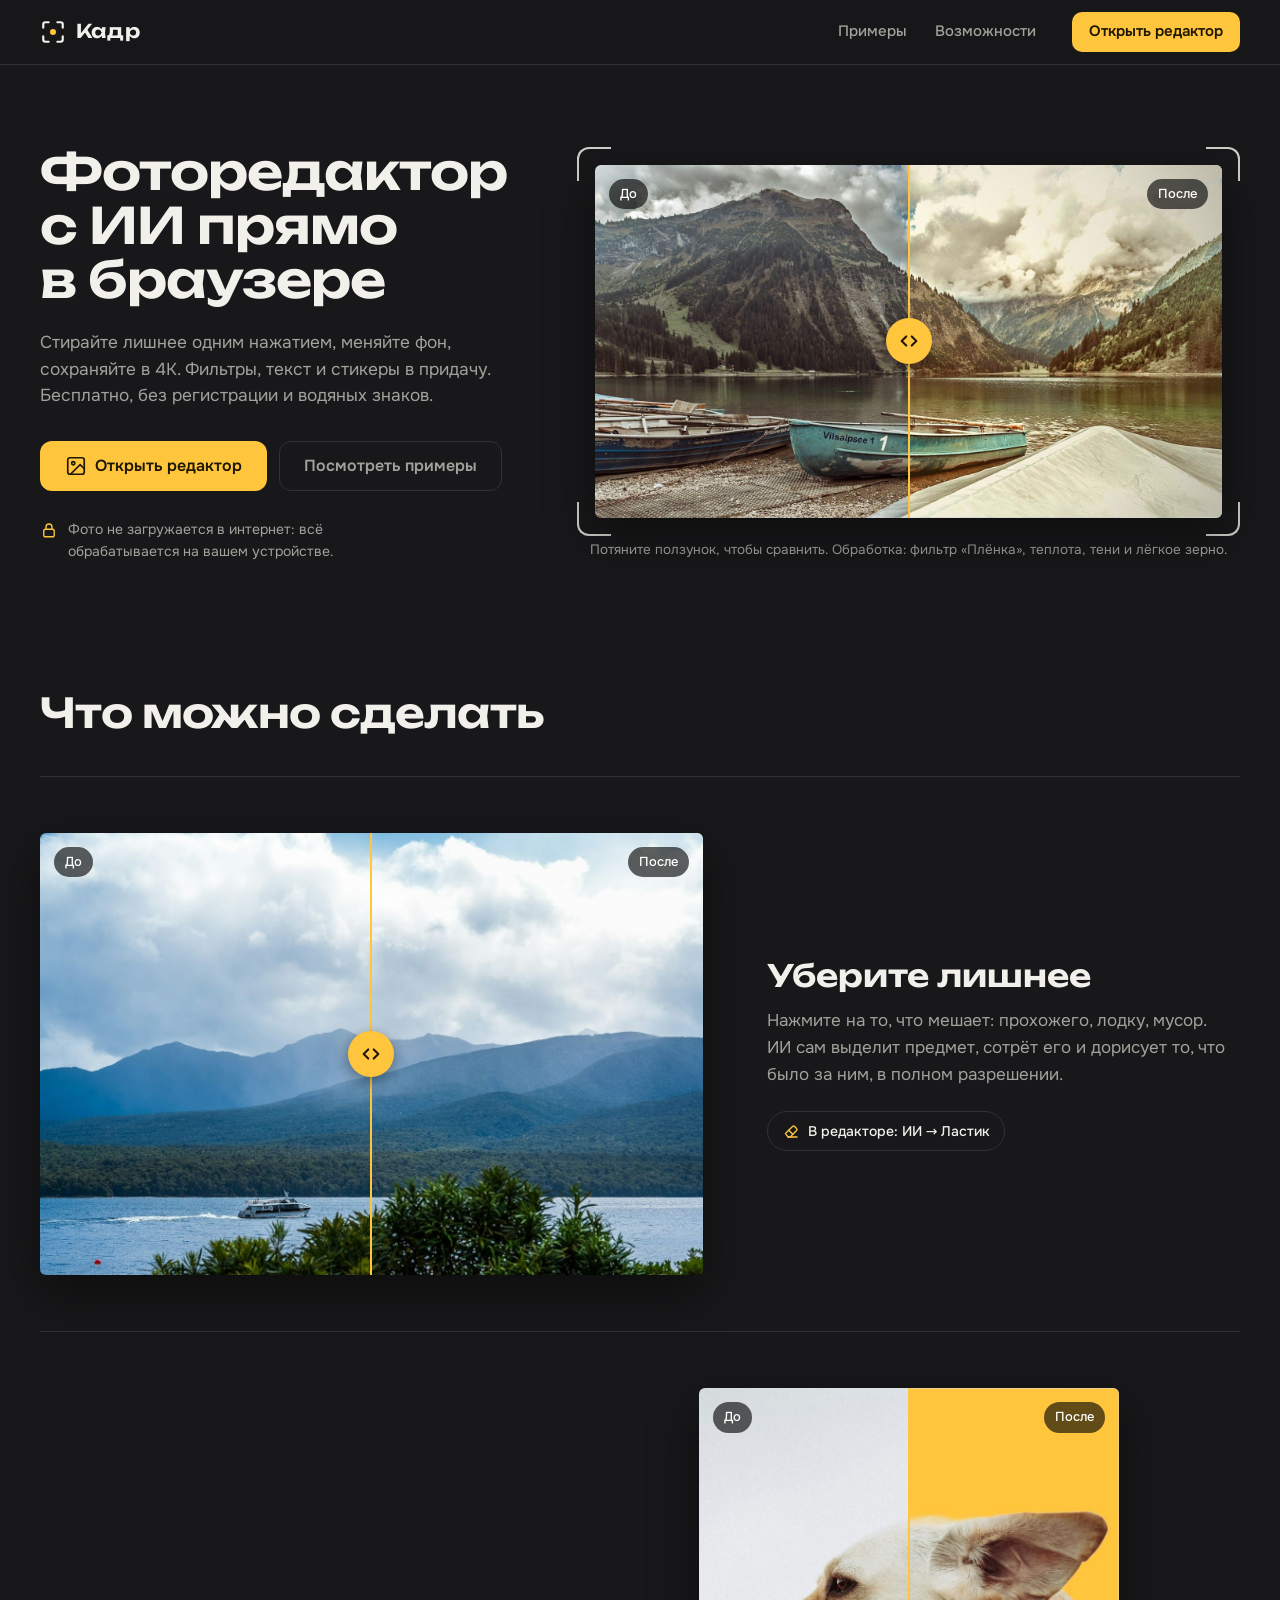
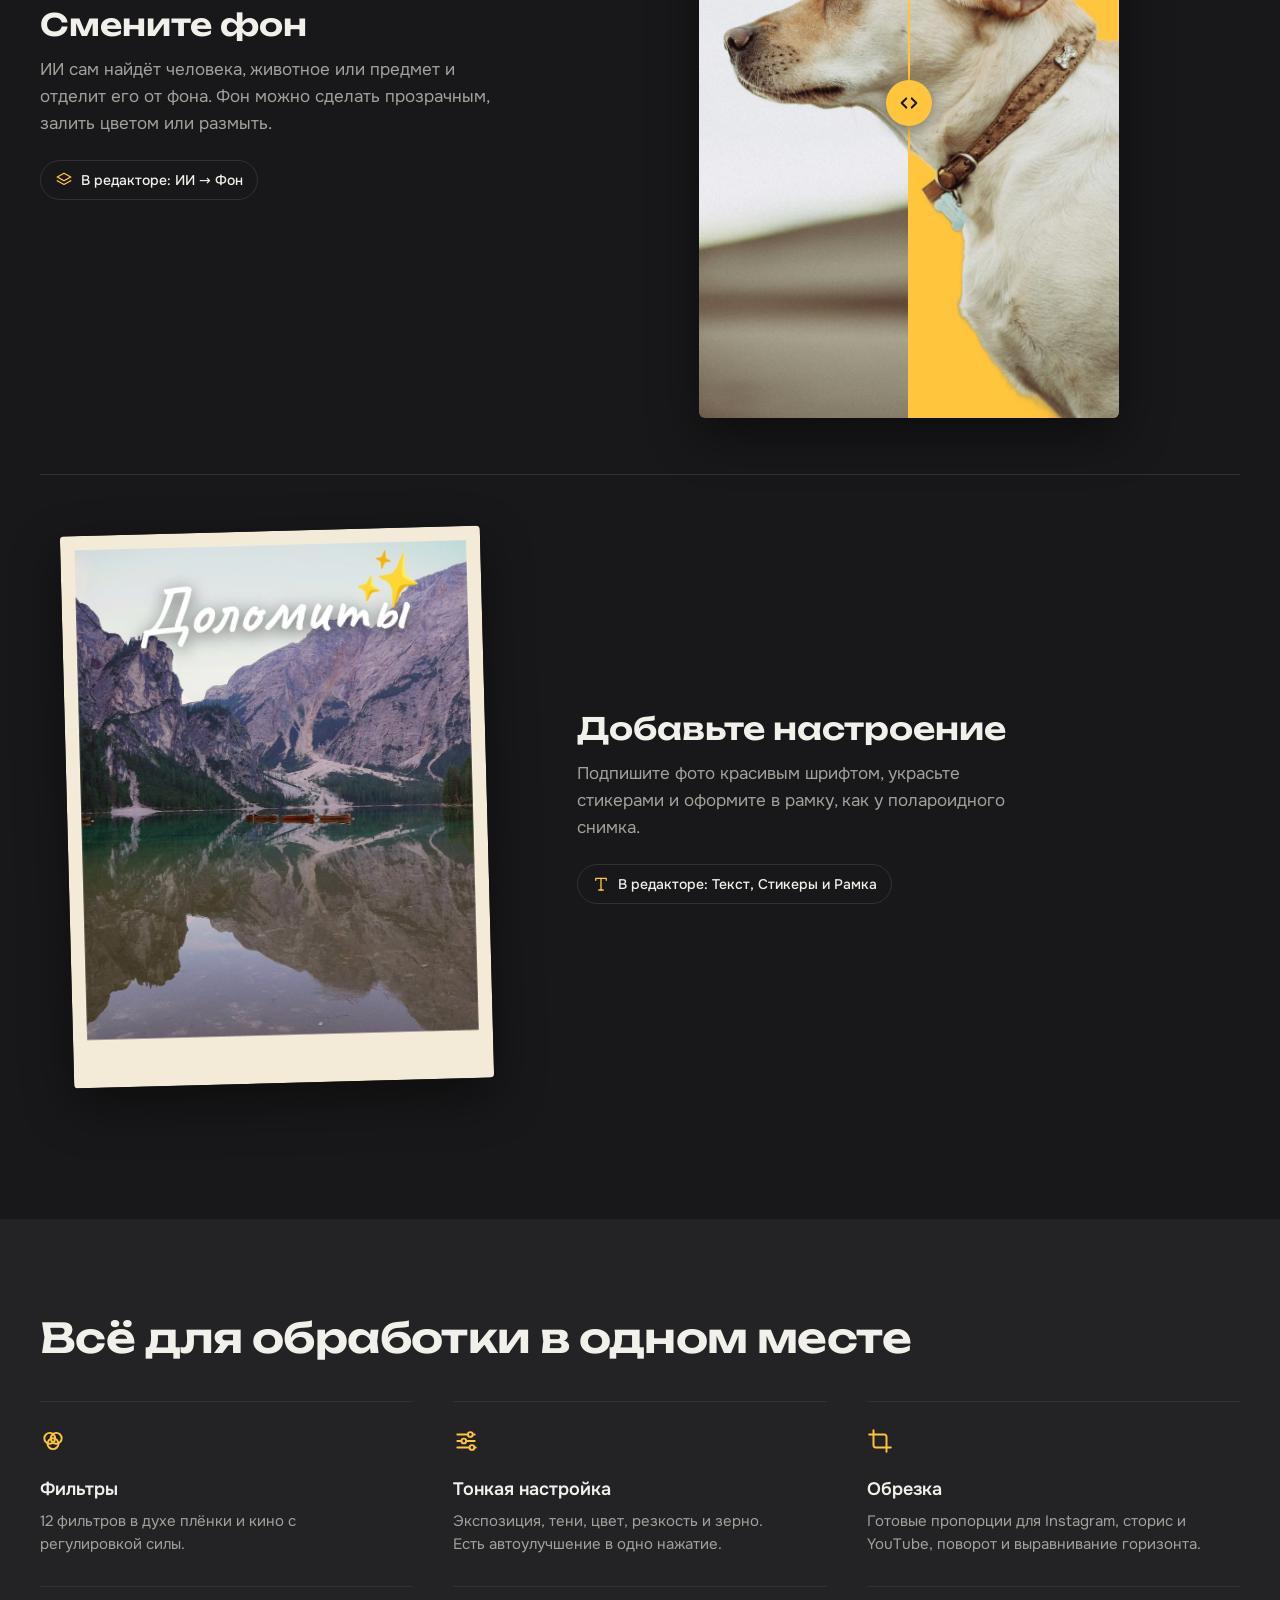
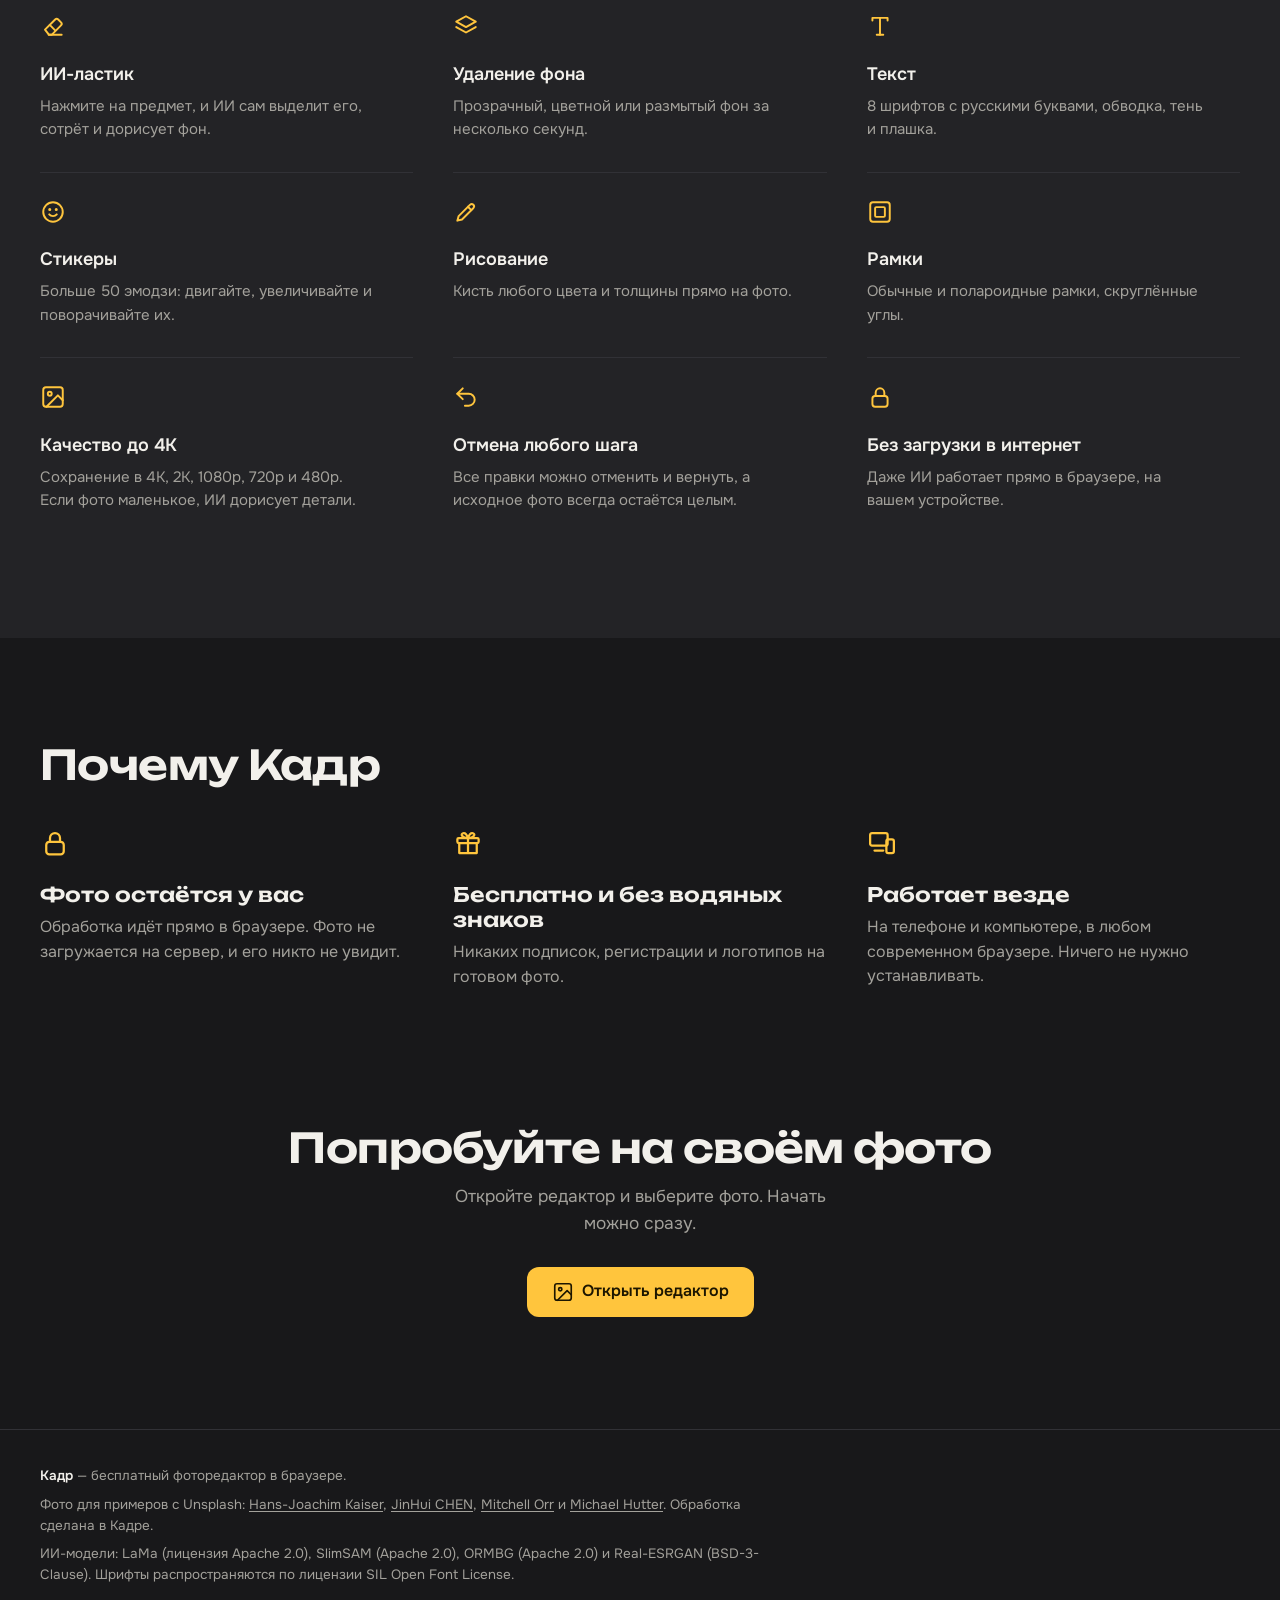
<file: index.html>
<!doctype html>
<html lang="ru">
<head>
  <meta charset="utf-8">
  <meta name="viewport" content="width=device-width, initial-scale=1, viewport-fit=cover">
  <title>Кадр — бесплатный фоторедактор с ИИ прямо в браузере</title>
  <meta name="description" content="Стирайте лишние предметы одним нажатием, меняйте фон, сохраняйте в 4K. Фильтры, текст и стикеры. Бесплатно, без регистрации и водяных знаков.">
  <meta name="theme-color" content="#18181a">
  <meta property="og:title" content="Кадр — фоторедактор с ИИ прямо в браузере">
  <meta property="og:description" content="ИИ-ластик, удаление фона, фильтры, текст и стикеры. Бесплатно и без водяных знаков.">
  <meta property="og:type" content="website">
  <meta property="og:image" content="examples/hero-after.jpg">
  <link rel="icon" href="data:image/svg+xml,%3Csvg xmlns='http://www.w3.org/2000/svg' viewBox='0 0 32 32'%3E%3Crect width='32' height='32' rx='8' fill='%2318181a'/%3E%3Cpath d='M7 12V9a2 2 0 0 1 2-2h3M20 7h3a2 2 0 0 1 2 2v3M25 20v3a2 2 0 0 1-2 2h-3M12 25H9a2 2 0 0 1-2-2v-3' fill='none' stroke='%23f2f0eb' stroke-width='2.2' stroke-linecap='round'/%3E%3Ccircle cx='16' cy='16' r='3.6' fill='%23ffc53d'/%3E%3C/svg%3E">
  <link rel="stylesheet" href="style.css">
  <link rel="stylesheet" href="landing.css">
</head>
<body class="landing">

  <svg width="0" height="0" style="position:absolute" aria-hidden="true">
    <defs>
      <symbol id="i-logo" viewBox="0 0 24 24"><path d="M3 8V5a2 2 0 0 1 2-2h3M16 3h3a2 2 0 0 1 2 2v3M21 16v3a2 2 0 0 1-2 2h-3M8 21H5a2 2 0 0 1-2-2v-3"/><circle cx="12" cy="12" r="2.8" fill="#ffc53d" stroke="none"/></symbol>
      <symbol id="i-image" viewBox="0 0 24 24"><rect x="3" y="3" width="18" height="18" rx="2.5"/><circle cx="9" cy="9" r="1.8"/><path d="m21 15-4.5-4.5L6 21"/></symbol>
      <symbol id="i-lock" viewBox="0 0 24 24"><rect x="5" y="11" width="14" height="10" rx="2.5"/><path d="M8 11V8a4 4 0 0 1 8 0v3"/></symbol>
      <symbol id="i-filters" viewBox="0 0 24 24"><circle cx="9" cy="9.5" r="5"/><circle cx="15" cy="9.5" r="5"/><circle cx="12" cy="14.5" r="5"/></symbol>
      <symbol id="i-adjust" viewBox="0 0 24 24"><path d="M4 6h9M19 6h1M4 12h3M13 12h7M4 18h11M21 18h-1"/><circle cx="16" cy="6" r="2.2"/><circle cx="10" cy="12" r="2.2"/><circle cx="17.5" cy="18" r="2.2"/></symbol>
      <symbol id="i-crop" viewBox="0 0 24 24"><path d="M6 2v14a2 2 0 0 0 2 2h14"/><path d="M18 22V8a2 2 0 0 0-2-2H2"/></symbol>
      <symbol id="i-ai" viewBox="0 0 24 24"><path d="M11 3.5 12.9 8.6 18 10.5 12.9 12.4 11 17.5 9.1 12.4 4 10.5 9.1 8.6z"/><path d="M18.5 15.5 19.3 17.7 21.5 18.5 19.3 19.3 18.5 21.5 17.7 19.3 15.5 18.5 17.7 17.7z"/></symbol>
      <symbol id="i-eraser" viewBox="0 0 24 24"><path d="M8 20h12"/><path d="M4.6 15.4 14 6a2 2 0 0 1 2.8 0l2.6 2.6a2 2 0 0 1 0 2.8L11 20H8.2z"/><path d="m9 11 5 5"/></symbol>
      <symbol id="i-layers" viewBox="0 0 24 24"><path d="m12 3 9 5-9 5-9-5z"/><path d="m3 13 9 5 9-5"/></symbol>
      <symbol id="i-text" viewBox="0 0 24 24"><path d="M5 7V4.5h14V7"/><path d="M12 4.5V20"/><path d="M9 20h6"/></symbol>
      <symbol id="i-sticker" viewBox="0 0 24 24"><circle cx="12" cy="12" r="9"/><path d="M8.5 14.2a4.6 4.6 0 0 0 7 0"/><path d="M9 9.6h.01M15 9.6h.01" stroke-width="2.8"/></symbol>
      <symbol id="i-brush" viewBox="0 0 24 24"><path d="M4 20l1.2-4.2L15.8 5.2a2.2 2.2 0 0 1 3.1 3.1L8.3 18.9z"/><path d="m13.8 7.2 3.1 3.1"/></symbol>
      <symbol id="i-frame" viewBox="0 0 24 24"><rect x="3" y="3" width="18" height="18" rx="2.5"/><rect x="7.5" y="7.5" width="9" height="9" rx="1"/></symbol>
      <symbol id="i-gift" viewBox="0 0 24 24"><rect x="3.5" y="8" width="17" height="4" rx="1"/><path d="M5 12v8h14v-8M12 8v12"/><path d="M12 8S10.5 3.5 8 4.2C5.8 4.8 7 8 12 8zM12 8s1.5-4.5 4-3.8C18.2 4.8 17 8 12 8z"/></symbol>
      <symbol id="i-devices" viewBox="0 0 24 24"><rect x="2.5" y="4" width="14" height="10" rx="1.5"/><path d="M6 18h7"/><rect x="15.5" y="9" width="6" height="11" rx="1.5"/></symbol>
      <symbol id="i-undo" viewBox="0 0 24 24"><path d="M9 14 4 9l5-5"/><path d="M4 9h10.5a5.5 5.5 0 0 1 0 11H11"/></symbol>
      <symbol id="i-drag" viewBox="0 0 24 24"><path d="m9 7-5 5 5 5M15 7l5 5-5 5"/></symbol>
    </defs>
  </svg>

  <header class="site-header">
    <div class="container header-inner">
      <a class="brand" href="./" aria-label="Кадр — на главную">
        <svg class="icon brand-icon"><use href="#i-logo"/></svg>
        <span class="brand-name">Кадр</span>
      </a>
      <nav class="site-nav" aria-label="Разделы">
        <a href="#examples">Примеры</a>
        <a href="#features">Возможности</a>
      </nav>
      <a class="btn btn-primary" href="editor.html">Открыть редактор</a>
    </div>
  </header>

  <main>

    <section class="hero container">
      <div class="hero-text">
        <h1>Фоторедактор с&nbsp;ИИ прямо в&nbsp;браузере</h1>
        <p class="lead">Стирайте лишнее одним нажатием, меняйте фон, сохраняйте в 4K. Фильтры, текст и стикеры в придачу. Бесплатно, без регистрации и водяных знаков.</p>
        <div class="actions">
          <a class="btn btn-primary btn-large" href="editor.html">
            <svg class="icon"><use href="#i-image"/></svg><span>Открыть редактор</span>
          </a>
          <a class="btn btn-ghost btn-large" href="#examples">Посмотреть примеры</a>
        </div>
        <p class="note">
          <svg class="icon"><use href="#i-lock"/></svg>
          <span>Фото не загружается в интернет: всё обрабатывается на вашем устройстве.</span>
        </p>
      </div>

      <div class="hero-media">
        <div class="hero-visual">
        <span class="corner tl"></span><span class="corner tr"></span>
        <span class="corner bl"></span><span class="corner br"></span>
        <figure class="ba" data-ba data-intro>
          <img class="ba-img" src="examples/hero-before.jpg" width="1600" height="900" alt="Исходное фото: лодки на берегу горного озера">
          <img class="ba-img ba-after" src="examples/hero-after.jpg" width="1600" height="900" alt="То же фото в Кадре: фильтр «Плёнка» и тёплые тона">
          <span class="ba-label ba-label-before">До</span>
          <span class="ba-label ba-label-after">После</span>
          <span class="ba-handle" role="slider" tabindex="0" aria-label="Сравнить фото до и после обработки" aria-valuemin="0" aria-valuemax="100" aria-valuenow="50">
            <span class="ba-knob"><svg class="icon"><use href="#i-drag"/></svg></span>
          </span>
        </figure>
        </div>
        <p class="caption">Потяните ползунок, чтобы сравнить. Обработка: фильтр «Плёнка», теплота, тени и лёгкое зерно.</p>
      </div>
    </section>

    <section class="examples container" id="examples" aria-labelledby="examples-title">
      <h2 class="section-title" id="examples-title">Что можно сделать</h2>

      <article class="example">
        <figure class="ba" data-ba>
          <img class="ba-img" src="examples/eraser-before.jpg" width="1400" height="934" loading="lazy" alt="Озеро в горах, по воде плывёт катер и оставляет след">
          <img class="ba-img ba-after" src="examples/eraser-after.jpg" width="1400" height="934" loading="lazy" alt="То же озеро: ИИ-ластик убрал катер и след на воде">
          <span class="ba-label ba-label-before">До</span>
          <span class="ba-label ba-label-after">После</span>
          <span class="ba-handle" role="slider" tabindex="0" aria-label="Сравнить фото до и после ИИ-ластика" aria-valuemin="0" aria-valuemax="100" aria-valuenow="50">
            <span class="ba-knob"><svg class="icon"><use href="#i-drag"/></svg></span>
          </span>
        </figure>
        <div class="example-text">
          <h3>Уберите лишнее</h3>
          <p>Нажмите на то, что мешает: прохожего, лодку, мусор. ИИ сам выделит предмет, сотрёт его и дорисует то, что было за ним, в полном разрешении.</p>
          <p class="where"><svg class="icon"><use href="#i-eraser"/></svg><span>В редакторе: ИИ → Ластик</span></p>
        </div>
      </article>

      <article class="example example-portrait example-reverse">
        <figure class="ba" data-ba>
          <img class="ba-img" src="examples/bg-before.jpg" width="900" height="1350" loading="lazy" alt="Собака в профиль на светлом размытом фоне">
          <img class="ba-img ba-after" src="examples/bg-after.jpg" width="900" height="1350" loading="lazy" alt="Та же собака: фон заменён на жёлтый">
          <span class="ba-label ba-label-before">До</span>
          <span class="ba-label ba-label-after">После</span>
          <span class="ba-handle" role="slider" tabindex="0" aria-label="Сравнить фото до и после замены фона" aria-valuemin="0" aria-valuemax="100" aria-valuenow="50">
            <span class="ba-knob"><svg class="icon"><use href="#i-drag"/></svg></span>
          </span>
        </figure>
        <div class="example-text">
          <h3>Смените фон</h3>
          <p>ИИ сам найдёт человека, животное или предмет и отделит его от фона. Фон можно сделать прозрачным, залить цветом или размыть.</p>
          <p class="where"><svg class="icon"><use href="#i-layers"/></svg><span>В редакторе: ИИ → Фон</span></p>
        </div>
      </article>

      <article class="example example-portrait">
        <figure class="still">
          <img src="examples/frame.jpg" width="900" height="1183" loading="lazy" alt="Фото горного озера в рамке, как у полароида, с надписью «Доломиты» и стикером">
        </figure>
        <div class="example-text">
          <h3>Добавьте настроение</h3>
          <p>Подпишите фото красивым шрифтом, украсьте стикерами и оформите в рамку, как у полароидного снимка.</p>
          <p class="where"><svg class="icon"><use href="#i-text"/></svg><span>В редакторе: Текст, Стикеры и Рамка</span></p>
        </div>
      </article>
    </section>

    <section class="features-section" id="features" aria-labelledby="features-title">
      <div class="container">
        <h2 class="section-title" id="features-title">Всё для обработки в одном месте</h2>
        <ul class="features">
          <li class="feature">
            <svg class="icon"><use href="#i-filters"/></svg>
            <h3>Фильтры</h3>
            <p>12 фильтров в духе плёнки и кино с регулировкой силы.</p>
          </li>
          <li class="feature">
            <svg class="icon"><use href="#i-adjust"/></svg>
            <h3>Тонкая настройка</h3>
            <p>Экспозиция, тени, цвет, резкость и зерно. Есть автоулучшение в одно нажатие.</p>
          </li>
          <li class="feature">
            <svg class="icon"><use href="#i-crop"/></svg>
            <h3>Обрезка</h3>
            <p>Готовые пропорции для Instagram, сторис и YouTube, поворот и выравнивание горизонта.</p>
          </li>
          <li class="feature">
            <svg class="icon"><use href="#i-eraser"/></svg>
            <h3>ИИ-ластик</h3>
            <p>Нажмите на предмет, и ИИ сам выделит его, сотрёт и дорисует фон.</p>
          </li>
          <li class="feature">
            <svg class="icon"><use href="#i-layers"/></svg>
            <h3>Удаление фона</h3>
            <p>Прозрачный, цветной или размытый фон за несколько секунд.</p>
          </li>
          <li class="feature">
            <svg class="icon"><use href="#i-text"/></svg>
            <h3>Текст</h3>
            <p>8 шрифтов с русскими буквами, обводка, тень и плашка.</p>
          </li>
          <li class="feature">
            <svg class="icon"><use href="#i-sticker"/></svg>
            <h3>Стикеры</h3>
            <p>Больше 50 эмодзи: двигайте, увеличивайте и поворачивайте их.</p>
          </li>
          <li class="feature">
            <svg class="icon"><use href="#i-brush"/></svg>
            <h3>Рисование</h3>
            <p>Кисть любого цвета и толщины прямо на фото.</p>
          </li>
          <li class="feature">
            <svg class="icon"><use href="#i-frame"/></svg>
            <h3>Рамки</h3>
            <p>Обычные и полароидные рамки, скруглённые углы.</p>
          </li>
          <li class="feature">
            <svg class="icon"><use href="#i-image"/></svg>
            <h3>Качество до 4K</h3>
            <p>Сохранение в 4K, 2K, 1080p, 720p и 480p. Если фото маленькое, ИИ дорисует детали.</p>
          </li>
          <li class="feature">
            <svg class="icon"><use href="#i-undo"/></svg>
            <h3>Отмена любого шага</h3>
            <p>Все правки можно отменить и вернуть, а исходное фото всегда остаётся целым.</p>
          </li>
          <li class="feature">
            <svg class="icon"><use href="#i-lock"/></svg>
            <h3>Без загрузки в интернет</h3>
            <p>Даже ИИ работает прямо в браузере, на вашем устройстве.</p>
          </li>
        </ul>
      </div>
    </section>

    <section class="why container" aria-labelledby="why-title">
      <h2 class="section-title" id="why-title">Почему Кадр</h2>
      <div class="why-grid">
        <div class="why-item">
          <svg class="icon"><use href="#i-lock"/></svg>
          <h3>Фото остаётся у вас</h3>
          <p>Обработка идёт прямо в браузере. Фото не загружается на сервер, и его никто не увидит.</p>
        </div>
        <div class="why-item">
          <svg class="icon"><use href="#i-gift"/></svg>
          <h3>Бесплатно и без водяных знаков</h3>
          <p>Никаких подписок, регистрации и логотипов на готовом фото.</p>
        </div>
        <div class="why-item">
          <svg class="icon"><use href="#i-devices"/></svg>
          <h3>Работает везде</h3>
          <p>На телефоне и компьютере, в любом современном браузере. Ничего не нужно устанавливать.</p>
        </div>
      </div>
    </section>

    <section class="final container" aria-labelledby="final-title">
      <h2 class="section-title" id="final-title">Попробуйте на своём фото</h2>
      <p class="lead">Откройте редактор и выберите фото. Начать можно сразу.</p>
      <a class="btn btn-primary btn-large" href="editor.html">
        <svg class="icon"><use href="#i-image"/></svg><span>Открыть редактор</span>
      </a>
    </section>

  </main>

  <footer class="site-footer">
    <div class="container footer-inner">
      <p><strong>Кадр</strong> — бесплатный фоторедактор в браузере.</p>
      <p>Фото для примеров с Unsplash: <a href="https://unsplash.com/@zesa">Hans-Joachim Kaiser</a>, <a href="https://unsplash.com/@jimmydaddy">JinHui CHEN</a>, <a href="https://unsplash.com/@mitchorr">Mitchell Orr</a> и <a href="https://unsplash.com/@huddi">Michael Hutter</a>. Обработка сделана в Кадре.</p>
      <p>ИИ-модели: LaMa (лицензия Apache 2.0), SlimSAM (Apache 2.0), ORMBG (Apache 2.0) и Real-ESRGAN (BSD-3-Clause). Шрифты распространяются по лицензии SIL Open Font License.</p>
    </div>
  </footer>

  <script src="landing.js"></script>
</body>
</html>
</file>
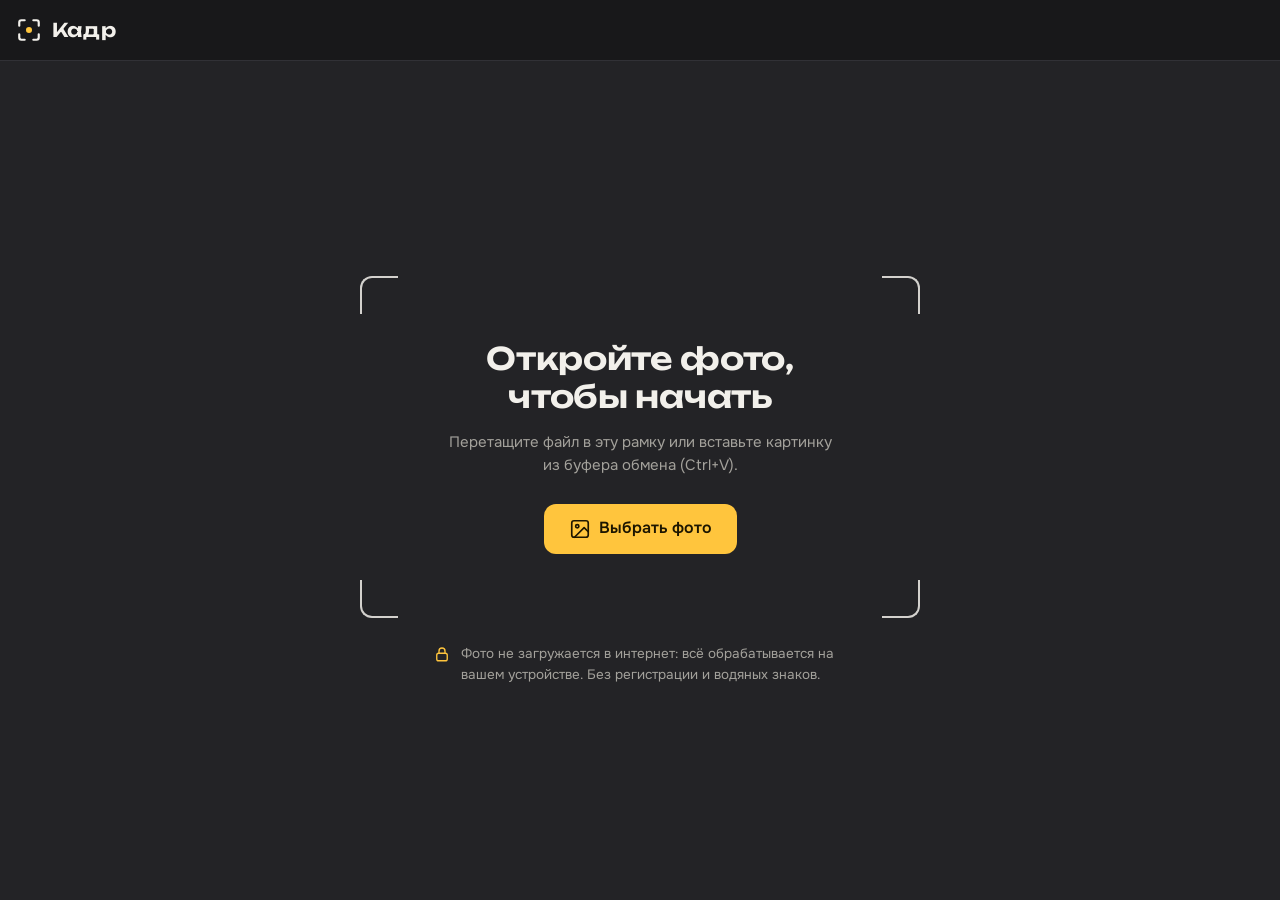
<file: editor.html>
<!doctype html>
<html lang="ru">
<head>
  <meta charset="utf-8">
  <meta name="viewport" content="width=device-width, initial-scale=1, viewport-fit=cover">
  <title>Редактор — Кадр</title>
  <meta name="description" content="Бесплатный фоторедактор в браузере: фильтры, ИИ-ластик, удаление фона, текст, стикеры и рамки. Без регистрации и водяных знаков.">
  <meta name="theme-color" content="#18181a">
  <link rel="icon" href="data:image/svg+xml,%3Csvg xmlns='http://www.w3.org/2000/svg' viewBox='0 0 32 32'%3E%3Crect width='32' height='32' rx='8' fill='%2318181a'/%3E%3Cpath d='M7 12V9a2 2 0 0 1 2-2h3M20 7h3a2 2 0 0 1 2 2v3M25 20v3a2 2 0 0 1-2 2h-3M12 25H9a2 2 0 0 1-2-2v-3' fill='none' stroke='%23f2f0eb' stroke-width='2.2' stroke-linecap='round'/%3E%3Ccircle cx='16' cy='16' r='3.6' fill='%23ffc53d'/%3E%3C/svg%3E">
  <link rel="stylesheet" href="style.css">
</head>
<body>

  <!-- Иконки: каждая рисуется один раз и дальше используется через <use> -->
  <svg width="0" height="0" style="position:absolute" aria-hidden="true">
    <defs>
      <symbol id="i-logo" viewBox="0 0 24 24"><path d="M3 8V5a2 2 0 0 1 2-2h3M16 3h3a2 2 0 0 1 2 2v3M21 16v3a2 2 0 0 1-2 2h-3M8 21H5a2 2 0 0 1-2-2v-3"/><circle cx="12" cy="12" r="2.8" fill="#ffc53d" stroke="none"/></symbol>
      <symbol id="i-image" viewBox="0 0 24 24"><rect x="3" y="3" width="18" height="18" rx="2.5"/><circle cx="9" cy="9" r="1.8"/><path d="m21 15-4.5-4.5L6 21"/></symbol>
      <symbol id="i-undo" viewBox="0 0 24 24"><path d="M9 14 4 9l5-5"/><path d="M4 9h10.5a5.5 5.5 0 0 1 0 11H11"/></symbol>
      <symbol id="i-redo" viewBox="0 0 24 24"><path d="m15 14 5-5-5-5"/><path d="M20 9H9.5a5.5 5.5 0 0 0 0 11H13"/></symbol>
      <symbol id="i-compare" viewBox="0 0 24 24"><rect x="3" y="4" width="18" height="16" rx="2.5"/><path d="M12 2v20"/><path d="M12 4h6.5A2.5 2.5 0 0 1 21 6.5v11a2.5 2.5 0 0 1-2.5 2.5H12z" fill="currentColor" fill-opacity=".4" stroke="none"/></symbol>
      <symbol id="i-download" viewBox="0 0 24 24"><path d="M12 3v12"/><path d="m7 10 5 5 5-5"/><path d="M5 20h14"/></symbol>
      <symbol id="i-share" viewBox="0 0 24 24"><path d="M12 15V3"/><path d="m7 8 5-5 5 5"/><path d="M5 12v7a2 2 0 0 0 2 2h10a2 2 0 0 0 2-2v-7"/></symbol>
      <symbol id="i-filters" viewBox="0 0 24 24"><circle cx="9" cy="9.5" r="5"/><circle cx="15" cy="9.5" r="5"/><circle cx="12" cy="14.5" r="5"/></symbol>
      <symbol id="i-adjust" viewBox="0 0 24 24"><path d="M4 6h9M19 6h1M4 12h3M13 12h7M4 18h11M21 18h-1"/><circle cx="16" cy="6" r="2.2"/><circle cx="10" cy="12" r="2.2"/><circle cx="17.5" cy="18" r="2.2"/></symbol>
      <symbol id="i-crop" viewBox="0 0 24 24"><path d="M6 2v14a2 2 0 0 0 2 2h14"/><path d="M18 22V8a2 2 0 0 0-2-2H2"/></symbol>
      <symbol id="i-ai" viewBox="0 0 24 24"><path d="M11 3.5 12.9 8.6 18 10.5 12.9 12.4 11 17.5 9.1 12.4 4 10.5 9.1 8.6z"/><path d="M18.5 15.5 19.3 17.7 21.5 18.5 19.3 19.3 18.5 21.5 17.7 19.3 15.5 18.5 17.7 17.7z"/></symbol>
      <symbol id="i-text" viewBox="0 0 24 24"><path d="M5 7V4.5h14V7"/><path d="M12 4.5V20"/><path d="M9 20h6"/></symbol>
      <symbol id="i-sticker" viewBox="0 0 24 24"><circle cx="12" cy="12" r="9"/><path d="M8.5 14.2a4.6 4.6 0 0 0 7 0"/><path d="M9 9.6h.01M15 9.6h.01" stroke-width="2.8"/></symbol>
      <symbol id="i-brush" viewBox="0 0 24 24"><path d="M4 20l1.2-4.2L15.8 5.2a2.2 2.2 0 0 1 3.1 3.1L8.3 18.9z"/><path d="m13.8 7.2 3.1 3.1"/></symbol>
      <symbol id="i-frame" viewBox="0 0 24 24"><rect x="3" y="3" width="18" height="18" rx="2.5"/><rect x="7.5" y="7.5" width="9" height="9" rx="1"/></symbol>
      <symbol id="i-eraser" viewBox="0 0 24 24"><path d="M8 20h12"/><path d="M4.6 15.4 14 6a2 2 0 0 1 2.8 0l2.6 2.6a2 2 0 0 1 0 2.8L11 20H8.2z"/><path d="m9 11 5 5"/></symbol>
      <symbol id="i-rot-left" viewBox="0 0 24 24"><path d="M3 3v6h6"/><path d="M3.5 9a8.5 8.5 0 1 1 1.8 8.5"/></symbol>
      <symbol id="i-rot-right" viewBox="0 0 24 24"><path d="M21 3v6h-6"/><path d="M20.5 9a8.5 8.5 0 1 0-1.8 8.5"/></symbol>
      <symbol id="i-flip-h" viewBox="0 0 24 24"><path d="M12 3v18" stroke-dasharray="2 2.6"/><path d="M8.5 7 3 12l5.5 5z"/><path d="m15.5 7 5.5 5-5.5 5z" fill="currentColor"/></symbol>
      <symbol id="i-flip-v" viewBox="0 0 24 24"><path d="M3 12h18" stroke-dasharray="2 2.6"/><path d="M7 8.5 12 3l5 5.5z"/><path d="m7 15.5 5 5.5 5-5.5z" fill="currentColor"/></symbol>
      <symbol id="i-plus" viewBox="0 0 24 24"><path d="M12 5v14M5 12h14"/></symbol>
      <symbol id="i-trash" viewBox="0 0 24 24"><path d="M4 7h16"/><path d="M10 11v6M14 11v6"/><path d="m6 7 1 13h10l1-13"/><path d="M9 7V4h6v3"/></symbol>
      <symbol id="i-lock" viewBox="0 0 24 24"><rect x="5" y="11" width="14" height="10" rx="2.5"/><path d="M8 11V8a4 4 0 0 1 8 0v3"/></symbol>
      <symbol id="i-reset" viewBox="0 0 24 24"><path d="M3 12a9 9 0 1 0 3-6.7L3 8"/><path d="M3 3v5h5"/></symbol>
      <symbol id="i-check" viewBox="0 0 24 24"><path d="m5 12.5 4.5 4.5L19 7.5"/></symbol>
      <symbol id="i-close" viewBox="0 0 24 24"><path d="M6 6l12 12M18 6 6 18"/></symbol>
    </defs>
  </svg>

  <div class="app" id="app" data-state="empty">

    <header class="topbar">
      <a class="brand" href="./" aria-label="Кадр — на главную">
        <svg class="icon brand-icon"><use href="#i-logo"/></svg>
        <span class="brand-name">Кадр</span>
      </a>

      <div class="topbar-actions">
        <button class="tool-btn needs-photo" id="btn-open" type="button" title="Открыть другое фото">
          <svg class="icon"><use href="#i-image"/></svg><span class="tool-label">Открыть</span>
        </button>
        <span class="divider needs-photo" aria-hidden="true"></span>
        <button class="tool-btn needs-photo" id="btn-undo" type="button" title="Отменить (Ctrl+Z)" aria-label="Отменить" disabled>
          <svg class="icon"><use href="#i-undo"/></svg>
        </button>
        <button class="tool-btn needs-photo" id="btn-redo" type="button" title="Повторить (Ctrl+Shift+Z)" aria-label="Повторить" disabled>
          <svg class="icon"><use href="#i-redo"/></svg>
        </button>
        <button class="tool-btn needs-photo" id="btn-compare" type="button" title="Удерживайте, чтобы увидеть исходное фото" aria-label="Сравнить с оригиналом">
          <svg class="icon"><use href="#i-compare"/></svg><span class="tool-label">До и после</span>
        </button>
        <button class="btn btn-primary needs-photo" id="btn-save" type="button">
          <svg class="icon"><use href="#i-download"/></svg><span>Сохранить</span>
        </button>
      </div>
    </header>

    <main class="workspace">

      <section class="stage" id="stage" aria-label="Фото">
        <div class="empty" id="empty">
          <div class="viewfinder">
            <span class="corner tl"></span><span class="corner tr"></span>
            <span class="corner bl"></span><span class="corner br"></span>
            <h1 class="empty-title">Откройте фото, чтобы начать</h1>
            <p class="empty-text">Перетащите файл в эту рамку или вставьте картинку из буфера обмена (Ctrl+V).</p>
            <button class="btn btn-primary btn-large" id="btn-pick" type="button">
              <svg class="icon"><use href="#i-image"/></svg><span>Выбрать фото</span>
            </button>
          </div>
          <p class="privacy">
            <svg class="icon"><use href="#i-lock"/></svg>
            <span>Фото не загружается в интернет: всё обрабатывается на вашем устройстве. Без регистрации и водяных знаков.</span>
          </p>
        </div>

        <div class="canvas-wrap" id="canvas-wrap" hidden>
          <canvas id="canvas" aria-label="Редактируемое фото"></canvas>
          <div class="crop-ui" id="crop-ui" hidden>
            <div class="crop-clip"><div class="crop-shade" id="crop-shade"></div></div>
            <div class="crop-box" id="crop-box">
              <span class="crop-grid" aria-hidden="true"></span>
              <span class="crop-handle" data-handle="nw"></span>
              <span class="crop-handle" data-handle="n"></span>
              <span class="crop-handle" data-handle="ne"></span>
              <span class="crop-handle" data-handle="e"></span>
              <span class="crop-handle" data-handle="se"></span>
              <span class="crop-handle" data-handle="s"></span>
              <span class="crop-handle" data-handle="sw"></span>
              <span class="crop-handle" data-handle="w"></span>
            </div>
          </div>
        </div>

        <div class="stage-badge" id="stage-badge" hidden></div>
        <div class="drop-hint" id="drop-hint" aria-hidden="true"><span>Отпустите, чтобы открыть фото</span></div>
      </section>

      <aside class="panel" id="panel" aria-label="Инструменты">
        <nav class="tabs" role="tablist" aria-label="Инструменты">
          <button class="tab" role="tab" type="button" data-tab="filters" aria-selected="true"><svg class="icon"><use href="#i-filters"/></svg><span>Фильтры</span></button>
          <button class="tab" role="tab" type="button" data-tab="adjust" aria-selected="false"><svg class="icon"><use href="#i-adjust"/></svg><span>Настройки</span></button>
          <button class="tab" role="tab" type="button" data-tab="crop" aria-selected="false"><svg class="icon"><use href="#i-crop"/></svg><span>Обрезка</span></button>
          <button class="tab" role="tab" type="button" data-tab="ai" aria-selected="false"><svg class="icon"><use href="#i-ai"/></svg><span>ИИ</span></button>
          <button class="tab" role="tab" type="button" data-tab="text" aria-selected="false"><svg class="icon"><use href="#i-text"/></svg><span>Текст</span></button>
          <button class="tab" role="tab" type="button" data-tab="stickers" aria-selected="false"><svg class="icon"><use href="#i-sticker"/></svg><span>Стикеры</span></button>
          <button class="tab" role="tab" type="button" data-tab="draw" aria-selected="false"><svg class="icon"><use href="#i-brush"/></svg><span>Рисунок</span></button>
          <button class="tab" role="tab" type="button" data-tab="frame" aria-selected="false"><svg class="icon"><use href="#i-frame"/></svg><span>Рамка</span></button>
        </nav>

        <div class="panel-body">

          <!-- Фильтры -->
          <section class="pane" data-pane="filters" role="tabpanel">
            <h2 class="pane-title">Фильтры</h2>
            <div class="filmstrip" id="filmstrip" role="listbox" aria-label="Фильтры"></div>
            <div class="field" id="strength-field" hidden>
              <div class="field-head">
                <label for="strength">Сила фильтра</label>
                <output id="strength-value" for="strength">100</output>
              </div>
              <input type="range" id="strength" min="0" max="100" value="100">
            </div>
          </section>

          <!-- Настройки -->
          <section class="pane" data-pane="adjust" role="tabpanel" hidden>
            <h2 class="pane-title">Настройки</h2>
            <button class="btn btn-secondary btn-wide" id="btn-auto" type="button">
              <svg class="icon"><use href="#i-ai"/></svg><span>Автоулучшение</span>
            </button>
            <div class="slider-groups" id="sliders"></div>
            <p class="hint">Двойное нажатие на ползунок возвращает его в исходное положение.</p>
            <button class="btn btn-ghost" id="btn-reset-adjust" type="button">
              <svg class="icon"><use href="#i-reset"/></svg><span>Сбросить настройки</span>
            </button>
          </section>

          <!-- Обрезка -->
          <section class="pane" data-pane="crop" role="tabpanel" hidden>
            <h2 class="pane-title">Обрезка и поворот</h2>
            <div class="group">
              <h3 class="group-title">Поворот</h3>
              <div class="icon-row">
                <button class="square-btn" type="button" id="btn-rot-left" title="Повернуть влево" aria-label="Повернуть влево"><svg class="icon"><use href="#i-rot-left"/></svg></button>
                <button class="square-btn" type="button" id="btn-rot-right" title="Повернуть вправо" aria-label="Повернуть вправо"><svg class="icon"><use href="#i-rot-right"/></svg></button>
                <button class="square-btn" type="button" id="btn-flip-h" title="Отразить по горизонтали" aria-label="Отразить по горизонтали"><svg class="icon"><use href="#i-flip-h"/></svg></button>
                <button class="square-btn" type="button" id="btn-flip-v" title="Отразить по вертикали" aria-label="Отразить по вертикали"><svg class="icon"><use href="#i-flip-v"/></svg></button>
              </div>
            </div>
            <div class="field">
              <div class="field-head">
                <label for="angle">Наклон</label>
                <output id="angle-value" for="angle">0°</output>
              </div>
              <input type="range" id="angle" min="-45" max="45" step="0.5" value="0">
            </div>
            <div class="group">
              <h3 class="group-title">Пропорции</h3>
              <div class="chips" id="ratios" role="radiogroup" aria-label="Пропорции обрезки">
                <button class="chip" type="button" role="radio" data-ratio="free" aria-checked="true">Свободно</button>
                <button class="chip" type="button" role="radio" data-ratio="original" aria-checked="false">Как в оригинале</button>
                <button class="chip" type="button" role="radio" data-ratio="1:1" aria-checked="false">1:1 <small>аватарка</small></button>
                <button class="chip" type="button" role="radio" data-ratio="4:5" aria-checked="false">4:5 <small>Instagram</small></button>
                <button class="chip" type="button" role="radio" data-ratio="9:16" aria-checked="false">9:16 <small>сторис</small></button>
                <button class="chip" type="button" role="radio" data-ratio="16:9" aria-checked="false">16:9 <small>YouTube</small></button>
              </div>
            </div>
            <p class="hint">Перетащите рамку или потяните за её края.</p>
            <div class="btn-row">
              <button class="btn btn-ghost" type="button" id="btn-crop-reset">
                <svg class="icon"><use href="#i-reset"/></svg><span>Сбросить</span>
              </button>
              <button class="btn btn-primary" type="button" id="btn-crop-apply">
                <svg class="icon"><use href="#i-check"/></svg><span>Применить</span>
              </button>
            </div>
          </section>

          <!-- ИИ -->
          <section class="pane" data-pane="ai" role="tabpanel" hidden>
            <h2 class="pane-title">ИИ-инструменты</h2>
            <div class="segmented" id="ai-mode" role="radiogroup" aria-label="ИИ-инструмент">
              <button type="button" role="radio" data-ai="erase" aria-checked="true">Ластик</button>
              <button type="button" role="radio" data-ai="bg" aria-checked="false">Фон</button>
            </div>

            <div class="ai-section" id="ai-erase">
              <div class="segmented" id="erase-mode" role="radiogroup" aria-label="Как выделить предмет">
                <button type="button" role="radio" data-erase="tap" aria-checked="true">Нажатием</button>
                <button type="button" role="radio" data-erase="brush" aria-checked="false">Кистью</button>
              </div>
              <p class="hint" id="erase-hint-tap">Нажмите на предмет, который нужно убрать, и ИИ сам его выделит. Можно выбрать несколько предметов, а затем нажать «Стереть».</p>
              <p class="hint" id="erase-hint-brush" hidden>Закрасьте кистью то, что нужно убрать, и нажмите «Стереть». ИИ сам дорисует то, что было за предметом.</p>
              <div class="field" id="erase-size-field" hidden>
                <div class="field-head">
                  <label for="erase-size">Размер кисти</label>
                  <output id="erase-size-value" for="erase-size">35</output>
                </div>
                <input type="range" id="erase-size" min="1" max="100" value="35">
              </div>
              <div class="btn-row">
                <button class="btn btn-ghost" type="button" id="btn-erase-clear">
                  <svg class="icon"><use href="#i-reset"/></svg><span>Очистить</span>
                </button>
                <button class="btn btn-primary" type="button" id="btn-erase-run">
                  <svg class="icon"><use href="#i-eraser"/></svg><span>Стереть</span>
                </button>
              </div>
            </div>

            <div class="ai-section" id="ai-bg" hidden>
              <p class="hint" id="bg-hint">ИИ найдёт главное на фото — человека, животное или предмет — и отделит его от фона.</p>
              <button class="btn btn-primary btn-wide" type="button" id="btn-bg-run">
                <svg class="icon"><use href="#i-ai"/></svg><span>Удалить фон</span>
              </button>
              <div class="bg-options" id="bg-options" hidden>
                <div class="field">
                  <span class="field-label" id="bg-mode-label">Фон</span>
                  <div class="segmented" id="bg-mode" role="radiogroup" aria-labelledby="bg-mode-label">
                    <button type="button" role="radio" data-bg="none" aria-checked="false">Исходный</button>
                    <button type="button" role="radio" data-bg="transparent" aria-checked="true">Прозрачный</button>
                    <button type="button" role="radio" data-bg="color" aria-checked="false">Цвет</button>
                    <button type="button" role="radio" data-bg="blur" aria-checked="false">Размытый</button>
                  </div>
                </div>
                <div class="field" id="bg-color-field" hidden>
                  <span class="field-label" id="bg-color-label">Цвет фона</span>
                  <div class="swatches" id="bg-swatches" role="radiogroup" aria-labelledby="bg-color-label"></div>
                </div>
                <div class="field" id="bg-blur-field" hidden>
                  <div class="field-head">
                    <label for="bg-blur">Сила размытия</label>
                    <output id="bg-blur-value" for="bg-blur">60</output>
                  </div>
                  <input type="range" id="bg-blur" min="1" max="100" value="60">
                </div>
                <p class="hint">Прозрачный фон сохранится, если выбрать формат PNG.</p>
              </div>
            </div>

            <div class="ai-status" id="ai-status" hidden>
              <p class="ai-status-text" id="ai-status-text">Загружаем ИИ…</p>
              <div class="progress"><span id="ai-progress"></span></div>
            </div>

            <p class="hint ai-note">При первом запуске браузер один раз скачает ИИ-модели (от 15 до 45 МБ). Само фото при этом не покидает ваше устройство.</p>
          </section>

          <!-- Текст -->
          <section class="pane" data-pane="text" role="tabpanel" hidden>
            <h2 class="pane-title">Текст</h2>
            <button class="btn btn-secondary btn-wide" type="button" id="btn-add-text">
              <svg class="icon"><use href="#i-plus"/></svg><span>Добавить текст</span>
            </button>
            <p class="hint" id="text-hint">Добавьте надпись, а затем перетащите её на нужное место прямо на фото.</p>

            <div class="item-editor" id="text-editor" hidden>
              <div class="field">
                <label class="field-label" for="text-input">Надпись</label>
                <textarea id="text-input" rows="2" maxlength="300" spellcheck="true"></textarea>
              </div>
              <div class="field">
                <span class="field-label" id="font-label">Шрифт</span>
                <div class="font-grid" id="font-grid" role="radiogroup" aria-labelledby="font-label"></div>
              </div>
              <div class="field">
                <div class="field-head">
                  <label for="text-size">Размер</label>
                  <output id="text-size-value" for="text-size">40</output>
                </div>
                <input type="range" id="text-size" min="0" max="100" value="40">
              </div>
              <div class="field">
                <div class="field-head">
                  <label for="text-rotation">Поворот</label>
                  <output id="text-rotation-value" for="text-rotation">0°</output>
                </div>
                <input type="range" id="text-rotation" min="-180" max="180" value="0">
              </div>
              <div class="field">
                <span class="field-label" id="color-label">Цвет</span>
                <div class="swatches" id="swatches" role="radiogroup" aria-labelledby="color-label"></div>
              </div>
              <div class="field">
                <span class="field-label" id="style-label">Оформление</span>
                <div class="segmented" id="text-style" role="radiogroup" aria-labelledby="style-label">
                  <button type="button" role="radio" data-style="plain" aria-checked="false">Обычный</button>
                  <button type="button" role="radio" data-style="outline" aria-checked="true">Обводка</button>
                  <button type="button" role="radio" data-style="shadow" aria-checked="false">Тень</button>
                  <button type="button" role="radio" data-style="box" aria-checked="false">Плашка</button>
                </div>
              </div>
              <button class="btn btn-danger btn-wide" type="button" id="btn-delete-text">
                <svg class="icon"><use href="#i-trash"/></svg><span>Удалить надпись</span>
              </button>
            </div>
          </section>

          <!-- Стикеры -->
          <section class="pane" data-pane="stickers" role="tabpanel" hidden>
            <h2 class="pane-title">Стикеры</h2>
            <div class="sticker-grid" id="sticker-grid" aria-label="Стикеры"></div>
            <p class="hint" id="sticker-hint">Нажмите на стикер, чтобы добавить его на фото, а затем перетащите на нужное место.</p>
            <div class="item-editor" id="sticker-editor" hidden>
              <div class="field">
                <div class="field-head">
                  <label for="sticker-size">Размер</label>
                  <output id="sticker-size-value" for="sticker-size">40</output>
                </div>
                <input type="range" id="sticker-size" min="0" max="100" value="40">
              </div>
              <div class="field">
                <div class="field-head">
                  <label for="sticker-rotation">Поворот</label>
                  <output id="sticker-rotation-value" for="sticker-rotation">0°</output>
                </div>
                <input type="range" id="sticker-rotation" min="-180" max="180" value="0">
              </div>
              <button class="btn btn-danger btn-wide" type="button" id="btn-delete-sticker">
                <svg class="icon"><use href="#i-trash"/></svg><span>Удалить стикер</span>
              </button>
            </div>
          </section>

          <!-- Рисунок -->
          <section class="pane" data-pane="draw" role="tabpanel" hidden>
            <h2 class="pane-title">Рисунок</h2>
            <p class="hint">Рисуйте пальцем или мышкой прямо на фото.</p>
            <div class="field">
              <span class="field-label" id="draw-color-label">Цвет</span>
              <div class="swatches" id="draw-swatches" role="radiogroup" aria-labelledby="draw-color-label"></div>
            </div>
            <div class="field">
              <div class="field-head">
                <label for="draw-size">Толщина</label>
                <output id="draw-size-value" for="draw-size">25</output>
              </div>
              <input type="range" id="draw-size" min="1" max="100" value="25">
            </div>
            <button class="btn btn-ghost" type="button" id="btn-draw-clear">
              <svg class="icon"><use href="#i-trash"/></svg><span>Стереть весь рисунок</span>
            </button>
          </section>

          <!-- Рамка -->
          <section class="pane" data-pane="frame" role="tabpanel" hidden>
            <h2 class="pane-title">Рамка</h2>
            <div class="field">
              <span class="field-label" id="frame-style-label">Вид</span>
              <div class="segmented" id="frame-style" role="radiogroup" aria-labelledby="frame-style-label">
                <button type="button" role="radio" data-frame="even" aria-checked="true">Обычная</button>
                <button type="button" role="radio" data-frame="polaroid" aria-checked="false">Полароид</button>
              </div>
            </div>
            <div class="field">
              <div class="field-head">
                <label for="frame-width">Ширина рамки</label>
                <output id="frame-width-value" for="frame-width">0</output>
              </div>
              <input type="range" id="frame-width" min="0" max="100" value="0">
            </div>
            <div class="field">
              <span class="field-label" id="frame-color-label">Цвет рамки</span>
              <div class="swatches" id="frame-swatches" role="radiogroup" aria-labelledby="frame-color-label"></div>
            </div>
            <div class="field">
              <div class="field-head">
                <label for="frame-radius">Скругление углов</label>
                <output id="frame-radius-value" for="frame-radius">0</output>
              </div>
              <input type="range" id="frame-radius" min="0" max="100" value="0">
            </div>
          </section>

        </div>
      </aside>
    </main>

    <!-- Окно сохранения -->
    <dialog class="dialog" id="save-dialog" aria-labelledby="save-title">
      <div class="dialog-inner">
        <div class="dialog-head">
          <h2 id="save-title">Сохранить фото</h2>
          <button class="tool-btn" type="button" id="btn-save-close" aria-label="Закрыть"><svg class="icon"><use href="#i-close"/></svg></button>
        </div>

        <div class="field">
          <span class="field-label" id="size-label">Размер</span>
          <div class="chips chips-wrap" id="sizes" role="radiogroup" aria-labelledby="size-label">
            <button class="chip" type="button" role="radio" data-size="original" aria-checked="true">Исходный</button>
            <button class="chip" type="button" role="radio" data-size="4k" aria-checked="false">4K</button>
            <button class="chip" type="button" role="radio" data-size="2k" aria-checked="false">2K</button>
            <button class="chip" type="button" role="radio" data-size="1080" aria-checked="false">1080p</button>
            <button class="chip" type="button" role="radio" data-size="720" aria-checked="false">720p</button>
            <button class="chip" type="button" role="radio" data-size="480" aria-checked="false">480p</button>
          </div>
          <label class="toggle" id="ai-detail-field" hidden>
            <input type="checkbox" id="ai-detail" checked>
            <span>ИИ-детализация</span>
          </label>
          <p class="hint" id="size-hint" hidden></p>
        </div>

        <div class="ai-status" id="save-status" hidden>
          <p class="ai-status-text">Готовим…</p>
          <div class="progress"><span></span></div>
        </div>

        <div class="field">
          <span class="field-label" id="format-label">Формат</span>
          <div class="segmented" id="format" role="radiogroup" aria-labelledby="format-label">
            <button type="button" role="radio" data-format="jpeg" aria-checked="true">JPG</button>
            <button type="button" role="radio" data-format="png" aria-checked="false">PNG</button>
          </div>
          <p class="hint" id="format-hint">JPG весит меньше и подходит для соцсетей и мессенджеров.</p>
        </div>

        <div class="field" id="quality-field">
          <div class="field-head">
            <label for="quality">Качество</label>
            <output id="quality-value" for="quality">92&nbsp;%</output>
          </div>
          <input type="range" id="quality" min="40" max="100" value="92">
        </div>

        <p class="save-info" id="save-info">Готовим фото…</p>

        <div class="btn-row">
          <button class="btn btn-secondary" type="button" id="btn-share" hidden>
            <svg class="icon"><use href="#i-share"/></svg><span>Поделиться</span>
          </button>
          <button class="btn btn-primary" type="button" id="btn-download">
            <svg class="icon"><use href="#i-download"/></svg><span>Скачать</span>
          </button>
        </div>
      </div>
    </dialog>

    <div class="toast" id="toast" role="status" aria-live="polite"></div>
    <input type="file" id="file-input" accept="image/*" hidden>
  </div>

  <script src="script.js"></script>
</body>
</html>
</file>
<file: style.css>
/* ==========================================================
   Кадр — фоторедактор в браузере. Стили.
   Шрифты лежат в папке fonts/ (лицензия SIL OFL — бесплатные).
   ========================================================== */

@font-face {
  font-family: 'Onest';
  font-style: normal;
  font-display: swap;
  font-weight: 400;
  src: url('fonts/onest-cyrillic-400-normal.woff2') format('woff2');
  unicode-range: U+0301,U+0400-045F,U+0490-0491,U+04B0-04B1,U+2116;
}
@font-face {
  font-family: 'Onest';
  font-style: normal;
  font-display: swap;
  font-weight: 400;
  src: url('fonts/onest-latin-400-normal.woff2') format('woff2');
  unicode-range: U+0000-00FF,U+0131,U+0152-0153,U+02BB-02BC,U+02C6,U+02DA,U+02DC,U+0304,U+0308,U+0329,U+2000-206F,U+20AC,U+2122,U+2191,U+2193,U+2212,U+2215,U+FEFF,U+FFFD;
}
@font-face {
  font-family: 'Onest';
  font-style: normal;
  font-display: swap;
  font-weight: 500;
  src: url('fonts/onest-cyrillic-500-normal.woff2') format('woff2');
  unicode-range: U+0301,U+0400-045F,U+0490-0491,U+04B0-04B1,U+2116;
}
@font-face {
  font-family: 'Onest';
  font-style: normal;
  font-display: swap;
  font-weight: 500;
  src: url('fonts/onest-latin-500-normal.woff2') format('woff2');
  unicode-range: U+0000-00FF,U+0131,U+0152-0153,U+02BB-02BC,U+02C6,U+02DA,U+02DC,U+0304,U+0308,U+0329,U+2000-206F,U+20AC,U+2122,U+2191,U+2193,U+2212,U+2215,U+FEFF,U+FFFD;
}
@font-face {
  font-family: 'Onest';
  font-style: normal;
  font-display: swap;
  font-weight: 600;
  src: url('fonts/onest-cyrillic-600-normal.woff2') format('woff2');
  unicode-range: U+0301,U+0400-045F,U+0490-0491,U+04B0-04B1,U+2116;
}
@font-face {
  font-family: 'Onest';
  font-style: normal;
  font-display: swap;
  font-weight: 600;
  src: url('fonts/onest-latin-600-normal.woff2') format('woff2');
  unicode-range: U+0000-00FF,U+0131,U+0152-0153,U+02BB-02BC,U+02C6,U+02DA,U+02DC,U+0304,U+0308,U+0329,U+2000-206F,U+20AC,U+2122,U+2191,U+2193,U+2212,U+2215,U+FEFF,U+FFFD;
}
@font-face {
  font-family: 'Unbounded';
  font-style: normal;
  font-display: swap;
  font-weight: 600;
  src: url('fonts/unbounded-cyrillic-600-normal.woff2') format('woff2');
  unicode-range: U+0301,U+0400-045F,U+0490-0491,U+04B0-04B1,U+2116;
}
@font-face {
  font-family: 'Unbounded';
  font-style: normal;
  font-display: swap;
  font-weight: 600;
  src: url('fonts/unbounded-latin-600-normal.woff2') format('woff2');
  unicode-range: U+0000-00FF,U+0131,U+0152-0153,U+02BB-02BC,U+02C6,U+02DA,U+02DC,U+0304,U+0308,U+0329,U+2000-206F,U+20AC,U+2122,U+2191,U+2193,U+2212,U+2215,U+FEFF,U+FFFD;
}
@font-face {
  font-family: 'Montserrat';
  font-style: normal;
  font-display: swap;
  font-weight: 800;
  src: url('fonts/montserrat-cyrillic-800-normal.woff2') format('woff2');
  unicode-range: U+0301,U+0400-045F,U+0490-0491,U+04B0-04B1,U+2116;
}
@font-face {
  font-family: 'Montserrat';
  font-style: normal;
  font-display: swap;
  font-weight: 800;
  src: url('fonts/montserrat-latin-800-normal.woff2') format('woff2');
  unicode-range: U+0000-00FF,U+0131,U+0152-0153,U+02BB-02BC,U+02C6,U+02DA,U+02DC,U+0304,U+0308,U+0329,U+2000-206F,U+20AC,U+2122,U+2191,U+2193,U+2212,U+2215,U+FEFF,U+FFFD;
}
@font-face {
  font-family: 'Lobster';
  font-style: normal;
  font-display: swap;
  font-weight: 400;
  src: url('fonts/lobster-cyrillic-400-normal.woff2') format('woff2');
  unicode-range: U+0301,U+0400-045F,U+0490-0491,U+04B0-04B1,U+2116;
}
@font-face {
  font-family: 'Lobster';
  font-style: normal;
  font-display: swap;
  font-weight: 400;
  src: url('fonts/lobster-latin-400-normal.woff2') format('woff2');
  unicode-range: U+0000-00FF,U+0131,U+0152-0153,U+02BB-02BC,U+02C6,U+02DA,U+02DC,U+0304,U+0308,U+0329,U+2000-206F,U+20AC,U+2122,U+2191,U+2193,U+2212,U+2215,U+FEFF,U+FFFD;
}
@font-face {
  font-family: 'Caveat';
  font-style: normal;
  font-display: swap;
  font-weight: 700;
  src: url('fonts/caveat-cyrillic-700-normal.woff2') format('woff2');
  unicode-range: U+0301,U+0400-045F,U+0490-0491,U+04B0-04B1,U+2116;
}
@font-face {
  font-family: 'Caveat';
  font-style: normal;
  font-display: swap;
  font-weight: 700;
  src: url('fonts/caveat-latin-700-normal.woff2') format('woff2');
  unicode-range: U+0000-00FF,U+0131,U+0152-0153,U+02BB-02BC,U+02C6,U+02DA,U+02DC,U+0304,U+0308,U+0329,U+2000-206F,U+20AC,U+2122,U+2191,U+2193,U+2212,U+2215,U+FEFF,U+FFFD;
}
@font-face {
  font-family: 'Playfair Display';
  font-style: normal;
  font-display: swap;
  font-weight: 700;
  src: url('fonts/playfair-display-cyrillic-700-normal.woff2') format('woff2');
  unicode-range: U+0301,U+0400-045F,U+0490-0491,U+04B0-04B1,U+2116;
}
@font-face {
  font-family: 'Playfair Display';
  font-style: normal;
  font-display: swap;
  font-weight: 700;
  src: url('fonts/playfair-display-latin-700-normal.woff2') format('woff2');
  unicode-range: U+0000-00FF,U+0131,U+0152-0153,U+02BB-02BC,U+02C6,U+02DA,U+02DC,U+0304,U+0308,U+0329,U+2000-206F,U+20AC,U+2122,U+2191,U+2193,U+2212,U+2215,U+FEFF,U+FFFD;
}
@font-face {
  font-family: 'Oswald';
  font-style: normal;
  font-display: swap;
  font-weight: 600;
  src: url('fonts/oswald-cyrillic-600-normal.woff2') format('woff2');
  unicode-range: U+0301,U+0400-045F,U+0490-0491,U+04B0-04B1,U+2116;
}
@font-face {
  font-family: 'Oswald';
  font-style: normal;
  font-display: swap;
  font-weight: 600;
  src: url('fonts/oswald-latin-600-normal.woff2') format('woff2');
  unicode-range: U+0000-00FF,U+0131,U+0152-0153,U+02BB-02BC,U+02C6,U+02DA,U+02DC,U+0304,U+0308,U+0329,U+2000-206F,U+20AC,U+2122,U+2191,U+2193,U+2212,U+2215,U+FEFF,U+FFFD;
}
@font-face {
  font-family: 'Russo One';
  font-style: normal;
  font-display: swap;
  font-weight: 400;
  src: url('fonts/russo-one-cyrillic-400-normal.woff2') format('woff2');
  unicode-range: U+0301,U+0400-045F,U+0490-0491,U+04B0-04B1,U+2116;
}
@font-face {
  font-family: 'Russo One';
  font-style: normal;
  font-display: swap;
  font-weight: 400;
  src: url('fonts/russo-one-latin-400-normal.woff2') format('woff2');
  unicode-range: U+0000-00FF,U+0131,U+0152-0153,U+02BB-02BC,U+02C6,U+02DA,U+02DC,U+0304,U+0308,U+0329,U+2000-206F,U+20AC,U+2122,U+2191,U+2193,U+2212,U+2215,U+FEFF,U+FFFD;
}
@font-face {
  font-family: 'Comfortaa';
  font-style: normal;
  font-display: swap;
  font-weight: 700;
  src: url('fonts/comfortaa-cyrillic-700-normal.woff2') format('woff2');
  unicode-range: U+0301,U+0400-045F,U+0490-0491,U+04B0-04B1,U+2116;
}
@font-face {
  font-family: 'Comfortaa';
  font-style: normal;
  font-display: swap;
  font-weight: 700;
  src: url('fonts/comfortaa-latin-700-normal.woff2') format('woff2');
  unicode-range: U+0000-00FF,U+0131,U+0152-0153,U+02BB-02BC,U+02C6,U+02DA,U+02DC,U+0304,U+0308,U+0329,U+2000-206F,U+20AC,U+2122,U+2191,U+2193,U+2212,U+2215,U+FEFF,U+FFFD;
}

/* ==========================================================
   Основные цвета и размеры. Поменяйте здесь — изменится везде.
   ========================================================== */
:root {
  --bg: #18181a;          /* фон интерфейса */
  --stage: #232326;       /* нейтральный серый фон под фото */
  --surface: #1f1f22;     /* поля ввода, окна */
  --surface-2: #2a2a2e;   /* кнопки */
  --surface-3: #36363b;   /* наведение, выбранное */
  --line: #313136;        /* разделители */
  --text: #f2f0eb;        /* основной текст (тёплый белый, как фотобумага) */
  --muted: #a3a19b;       /* второстепенный текст */
  --accent: #ffc53d;      /* жёлтый, как коробка фотоплёнки */
  --accent-ink: #1d1600;  /* текст на жёлтом */
  --danger: #ff7a6b;
  --track: #3c3c42;
  --radius: 10px;
  --panel-width: 360px;
  --font-ui: 'Onest', system-ui, -apple-system, 'Segoe UI', Roboto, sans-serif;
  --font-display: 'Unbounded', 'Onest', system-ui, sans-serif;
  color-scheme: dark;
}

*, *::before, *::after { box-sizing: border-box; }
[hidden] { display: none !important; }

html, body {
  height: 100%;
  margin: 0;
  background: var(--bg);
  color: var(--text);
  font-family: var(--font-ui);
  font-size: 15px;
  line-height: 1.4;
  -webkit-font-smoothing: antialiased;
  -webkit-tap-highlight-color: transparent;
}

button, input, textarea, select { font: inherit; color: inherit; }
button { cursor: pointer; }
button:disabled { cursor: default; }

:focus-visible {
  outline: 2px solid var(--accent);
  outline-offset: 2px;
}

.icon {
  width: 20px;
  height: 20px;
  flex: none;
  fill: none;
  stroke: currentColor;
  stroke-width: 1.8;
  stroke-linecap: round;
  stroke-linejoin: round;
}

.pane-title {
  position: absolute;
  width: 1px; height: 1px;
  overflow: hidden;
  clip: rect(0 0 0 0);
  white-space: nowrap;
}

/* ==========================================================
   Каркас приложения
   ========================================================== */
.app {
  display: grid;
  grid-template-rows: auto minmax(0, 1fr);
  height: 100vh;
  height: 100dvh;
  overflow: hidden;
}

.topbar {
  display: flex;
  align-items: center;
  justify-content: space-between;
  gap: 12px;
  padding: 10px 16px;
  padding-top: max(10px, env(safe-area-inset-top));
  min-height: 61px;
  border-bottom: 1px solid var(--line);
  background: var(--bg);
  min-width: 0;
}

.brand {
  display: inline-flex;
  align-items: center;
  gap: 10px;
  color: var(--text);
  text-decoration: none;
  border-radius: 8px;
}
.brand-icon { width: 26px; height: 26px; stroke-width: 2; }
.brand-name {
  font-family: var(--font-display);
  font-weight: 600;
  font-size: 19px;
  letter-spacing: .01em;
}

.topbar-actions {
  display: flex;
  align-items: center;
  gap: 4px;
  min-width: 0;
}

.divider {
  width: 1px;
  height: 22px;
  margin: 0 6px;
  background: var(--line);
}

.app[data-state="empty"] .needs-photo { display: none; }

/* ==========================================================
   Кнопки
   ========================================================== */
.tool-btn {
  display: inline-flex;
  align-items: center;
  justify-content: center;
  gap: 8px;
  height: 40px;
  min-width: 40px;
  padding: 0 10px;
  border: 0;
  border-radius: var(--radius);
  background: transparent;
  color: var(--text);
  font-size: 14px;
  font-weight: 500;
  white-space: nowrap;
  transition: background-color .15s, opacity .15s;
}
.tool-btn:hover:not(:disabled) { background: var(--surface-2); }
.tool-btn:disabled { opacity: .32; }
.tool-btn.is-active { background: var(--surface-3); }

.btn {
  display: inline-flex;
  align-items: center;
  justify-content: center;
  gap: 8px;
  height: 40px;
  padding: 0 16px;
  border: 1px solid transparent;
  border-radius: var(--radius);
  font-size: 15px;
  font-weight: 600;
  white-space: nowrap;
  transition: background-color .15s, border-color .15s, color .15s, filter .15s;
}
.btn-primary { background: var(--accent); color: var(--accent-ink); }
.btn-primary:hover:not(:disabled) { filter: brightness(1.07); }
.btn-primary:disabled { opacity: .55; }
.btn-secondary { background: var(--surface-2); color: var(--text); }
.btn-secondary:hover { background: var(--surface-3); }
.btn-ghost { background: transparent; color: var(--muted); border-color: var(--line); }
.btn-ghost:hover { color: var(--text); border-color: var(--surface-3); }
.btn-danger { background: transparent; color: var(--danger); border-color: rgba(255, 122, 107, .35); }
.btn-danger:hover { background: rgba(255, 122, 107, .09); }
.btn-large { height: 50px; padding: 0 24px; font-size: 16px; border-radius: 12px; }
.btn-large .icon { width: 22px; height: 22px; }
.btn-wide { width: 100%; }

.btn-row { display: flex; gap: 10px; }
.btn-row .btn { flex: 1; }

/* ==========================================================
   Рабочая область
   ========================================================== */
.workspace {
  display: grid;
  grid-template-columns: minmax(0, 1fr) var(--panel-width);
  min-height: 0;
}
.app[data-state="empty"] .workspace { grid-template-columns: minmax(0, 1fr); }
.app[data-state="empty"] .panel { display: none; }

.stage {
  position: relative;
  display: flex;
  align-items: center;
  justify-content: center;
  min-width: 0;
  min-height: 0;
  padding: 28px;
  overflow: hidden;
  background: var(--stage);
}

.canvas-wrap {
  position: relative;
  line-height: 0;
  box-shadow: 0 14px 44px rgba(0, 0, 0, .45);
  /* Шахматка видна там, где фон прозрачный */
  background-color: #3a3a3f;
  background-image:
    linear-gradient(45deg, #4a4a50 25%, transparent 25%, transparent 75%, #4a4a50 75%),
    linear-gradient(45deg, #4a4a50 25%, transparent 25%, transparent 75%, #4a4a50 75%);
  background-size: 20px 20px;
  background-position: 0 0, 10px 10px;
}
.canvas-wrap.reveal { animation: reveal .4s cubic-bezier(.2, .8, .2, 1); }
@keyframes reveal {
  from { opacity: 0; transform: scale(.985); }
}

#canvas {
  display: block;
  touch-action: none;
  user-select: none;
  -webkit-user-select: none;
}
.app.is-over-text #canvas { cursor: grab; }
.app.is-painting #canvas { cursor: crosshair; }
.app.is-dragging-text #canvas { cursor: grabbing; }

/* Пустой экран */
.empty {
  display: flex;
  flex-direction: column;
  align-items: center;
  gap: 26px;
  width: 100%;
  max-width: 560px;
  text-align: center;
}

.viewfinder {
  position: relative;
  display: flex;
  flex-direction: column;
  align-items: center;
  gap: 14px;
  width: 100%;
  padding: 64px 36px;
}
.corner {
  position: absolute;
  width: 38px;
  height: 38px;
  border: 0 solid var(--text);
  opacity: .85;
  transition: border-color .15s, transform .2s;
}
.corner.tl { top: 0; left: 0; border-top-width: 2px; border-left-width: 2px; border-top-left-radius: 12px; }
.corner.tr { top: 0; right: 0; border-top-width: 2px; border-right-width: 2px; border-top-right-radius: 12px; }
.corner.bl { bottom: 0; left: 0; border-bottom-width: 2px; border-left-width: 2px; border-bottom-left-radius: 12px; }
.corner.br { bottom: 0; right: 0; border-bottom-width: 2px; border-right-width: 2px; border-bottom-right-radius: 12px; }

.stage.is-dragover .corner { border-color: var(--accent); opacity: 1; }
.stage.is-dragover .corner.tl { transform: translate(8px, 8px); }
.stage.is-dragover .corner.tr { transform: translate(-8px, 8px); }
.stage.is-dragover .corner.bl { transform: translate(8px, -8px); }
.stage.is-dragover .corner.br { transform: translate(-8px, -8px); }

.empty-title {
  margin: 0;
  max-width: 17ch;
  font-family: var(--font-display);
  font-weight: 600;
  font-size: clamp(22px, 2.8vw, 31px);
  line-height: 1.25;
  letter-spacing: -.01em;
  text-wrap: balance;
}
.empty-text {
  margin: 0 0 12px;
  max-width: 40ch;
  color: var(--muted);
  font-size: 15px;
  line-height: 1.55;
  text-wrap: pretty;
}
.privacy {
  display: flex;
  align-items: flex-start;
  gap: 10px;
  max-width: 46ch;
  margin: 0;
  color: var(--muted);
  font-size: 13.5px;
  line-height: 1.55;
  text-align: left;
}
.privacy .icon { width: 18px; height: 18px; margin-top: 1px; color: var(--accent); }

.drop-hint {
  position: absolute;
  inset: 12px;
  display: flex;
  align-items: center;
  justify-content: center;
  border: 2px dashed var(--accent);
  border-radius: 16px;
  background: rgba(24, 24, 26, .72);
  color: var(--accent);
  font-weight: 600;
  font-size: 17px;
  opacity: 0;
  pointer-events: none;
  transition: opacity .15s;
}
.app:not([data-state="empty"]) .stage.is-dragover .drop-hint { opacity: 1; }

.stage-badge {
  position: absolute;
  top: 14px;
  left: 50%;
  transform: translateX(-50%);
  padding: 6px 12px;
  border-radius: 999px;
  background: rgba(0, 0, 0, .7);
  color: var(--text);
  font-size: 13px;
  font-weight: 500;
  pointer-events: none;
}

/* ==========================================================
   Рамка обрезки
   ========================================================== */
.crop-ui { position: absolute; inset: 0; line-height: normal; }
.crop-clip { position: absolute; inset: 0; overflow: hidden; pointer-events: none; }
.crop-shade {
  position: absolute;
  box-shadow: 0 0 0 9999px rgba(10, 10, 12, .62);
}
.crop-box {
  position: absolute;
  outline: 1px solid rgba(255, 255, 255, .9);
  cursor: move;
  touch-action: none;
}
.crop-grid { position: absolute; inset: 0; pointer-events: none; }
.crop-grid::before,
.crop-grid::after {
  content: "";
  position: absolute;
  border: 0 solid rgba(255, 255, 255, .38);
}
.crop-grid::before { top: 0; bottom: 0; left: 33.333%; right: 33.333%; border-left-width: 1px; border-right-width: 1px; }
.crop-grid::after { left: 0; right: 0; top: 33.333%; bottom: 33.333%; border-top-width: 1px; border-bottom-width: 1px; }

.crop-handle {
  position: absolute;
  width: 36px;
  height: 36px;
  touch-action: none;
  z-index: 2;
}
.crop-handle::before {
  content: "";
  position: absolute;
  filter: drop-shadow(0 0 1px rgba(0, 0, 0, .6));
}
.crop-handle[data-handle="nw"] { top: -18px; left: -18px; cursor: nwse-resize; }
.crop-handle[data-handle="ne"] { top: -18px; right: -18px; cursor: nesw-resize; }
.crop-handle[data-handle="se"] { bottom: -18px; right: -18px; cursor: nwse-resize; }
.crop-handle[data-handle="sw"] { bottom: -18px; left: -18px; cursor: nesw-resize; }
.crop-handle[data-handle="nw"]::before { top: 15px; left: 15px; width: 18px; height: 18px; border-top: 3.5px solid #fff; border-left: 3.5px solid #fff; }
.crop-handle[data-handle="ne"]::before { top: 15px; right: 15px; width: 18px; height: 18px; border-top: 3.5px solid #fff; border-right: 3.5px solid #fff; }
.crop-handle[data-handle="se"]::before { bottom: 15px; right: 15px; width: 18px; height: 18px; border-bottom: 3.5px solid #fff; border-right: 3.5px solid #fff; }
.crop-handle[data-handle="sw"]::before { bottom: 15px; left: 15px; width: 18px; height: 18px; border-bottom: 3.5px solid #fff; border-left: 3.5px solid #fff; }

.crop-handle[data-handle="n"] { top: -18px; left: calc(50% - 18px); cursor: ns-resize; }
.crop-handle[data-handle="s"] { bottom: -18px; left: calc(50% - 18px); cursor: ns-resize; }
.crop-handle[data-handle="e"] { right: -18px; top: calc(50% - 18px); cursor: ew-resize; }
.crop-handle[data-handle="w"] { left: -18px; top: calc(50% - 18px); cursor: ew-resize; }
.crop-handle[data-handle="n"]::before { left: 7px; right: 7px; top: 16px; height: 4px; border-radius: 2px; background: #fff; }
.crop-handle[data-handle="s"]::before { left: 7px; right: 7px; bottom: 16px; height: 4px; border-radius: 2px; background: #fff; }
.crop-handle[data-handle="e"]::before { top: 7px; bottom: 7px; right: 16px; width: 4px; border-radius: 2px; background: #fff; }
.crop-handle[data-handle="w"]::before { top: 7px; bottom: 7px; left: 16px; width: 4px; border-radius: 2px; background: #fff; }
.crop-ui.is-locked .crop-handle[data-handle="n"],
.crop-ui.is-locked .crop-handle[data-handle="s"],
.crop-ui.is-locked .crop-handle[data-handle="e"],
.crop-ui.is-locked .crop-handle[data-handle="w"] { display: none; }

/* ==========================================================
   Панель инструментов
   ========================================================== */
.panel {
  display: flex;
  flex-direction: column;
  min-height: 0;
  background: var(--bg);
  border-left: 1px solid var(--line);
}

.tabs {
  display: grid;
  grid-template-columns: repeat(4, 1fr);
  gap: 4px;
  padding: 10px;
  border-bottom: 1px solid var(--line);
}
.tab {
  display: flex;
  flex-direction: column;
  align-items: center;
  gap: 4px;
  padding: 8px 4px 7px;
  border: 0;
  border-radius: var(--radius);
  background: transparent;
  color: var(--muted);
  font-size: 12.5px;
  font-weight: 500;
  transition: background-color .15s, color .15s;
}
.tab:hover { color: var(--text); }
.tab[aria-selected="true"] { background: var(--surface-2); color: var(--text); }
.tab[aria-selected="true"] .icon { color: var(--accent); }

.panel-body {
  flex: 1;
  min-height: 0;
  overflow-y: auto;
  overscroll-behavior: contain;
  padding: 20px 18px 28px;
  scrollbar-width: thin;
  scrollbar-color: var(--surface-3) transparent;
}

.pane {
  display: flex;
  flex-direction: column;
  gap: 20px;
}

.group-title {
  margin: 0 0 10px;
  color: var(--muted);
  font-size: 13px;
  font-weight: 500;
}

.field { display: flex; flex-direction: column; gap: 8px; }
.field-head {
  display: flex;
  align-items: baseline;
  justify-content: space-between;
  gap: 12px;
  font-size: 14px;
}
.field-head label, .field-label { font-size: 14px; font-weight: 500; }
.field-head output {
  color: var(--muted);
  font-variant-numeric: tabular-nums;
  min-width: 3.5ch;
  text-align: right;
}

.hint {
  margin: 0;
  color: var(--muted);
  font-size: 13px;
  line-height: 1.5;
}

.sliders { display: flex; flex-direction: column; gap: 18px; }

/* Ползунки */
input[type="range"] {
  --fs: 0%;
  --fe: 0%;
  -webkit-appearance: none;
  appearance: none;
  width: 100%;
  height: 26px;
  margin: 0;
  background: transparent;
  cursor: pointer;
  touch-action: pan-y;
}
input[type="range"]:focus-visible { outline: none; }
input[type="range"]::-webkit-slider-runnable-track {
  height: 4px;
  border-radius: 2px;
  background: linear-gradient(to right,
    var(--track) var(--fs), var(--accent) var(--fs),
    var(--accent) var(--fe), var(--track) var(--fe));
}
input[type="range"]::-moz-range-track {
  height: 4px;
  border-radius: 2px;
  background: linear-gradient(to right,
    var(--track) var(--fs), var(--accent) var(--fs),
    var(--accent) var(--fe), var(--track) var(--fe));
}
input[type="range"]::-webkit-slider-thumb {
  -webkit-appearance: none;
  width: 20px;
  height: 20px;
  margin-top: -8px;
  border: 0;
  border-radius: 50%;
  background: #fff;
  box-shadow: 0 1px 4px rgba(0, 0, 0, .5);
  transition: box-shadow .15s;
}
input[type="range"]::-moz-range-thumb {
  width: 20px;
  height: 20px;
  border: 0;
  border-radius: 50%;
  background: #fff;
  box-shadow: 0 1px 4px rgba(0, 0, 0, .5);
}
input[type="range"]:focus-visible::-webkit-slider-thumb { box-shadow: 0 0 0 4px rgba(255, 197, 61, .5); }
input[type="range"]:focus-visible::-moz-range-thumb { box-shadow: 0 0 0 4px rgba(255, 197, 61, .5); }

/* Плёнка с фильтрами */
.filmstrip {
  position: relative;
  display: grid;
  grid-template-columns: repeat(3, minmax(0, 1fr));
  gap: 14px 8px;
  padding: 22px 10px;
  border-radius: 6px;
  background: #0e0e10;
}
.filmstrip::before,
.filmstrip::after {
  content: "";
  position: absolute;
  left: 10px;
  right: 10px;
  height: 7px;
  border-radius: 2px;
  background: repeating-linear-gradient(to right, #3a3a40 0 9px, transparent 9px 17px);
  pointer-events: none;
}
.filmstrip::before { top: 7px; }
.filmstrip::after { bottom: 7px; }

.frame {
  display: flex;
  flex-direction: column;
  align-items: stretch;
  gap: 7px;
  padding: 0;
  border: 0;
  background: none;
  color: var(--muted);
  font-size: 12.5px;
  font-weight: 500;
  text-align: center;
  transition: color .15s;
}
.frame canvas {
  display: block;
  width: 100%;
  aspect-ratio: 1;
  border-radius: 3px;
  outline: 2px solid transparent;
  outline-offset: 2px;
  background: #222;
  transition: outline-color .15s;
}
.frame:hover { color: var(--text); }
.frame[aria-selected="true"] { color: var(--accent); }
.frame[aria-selected="true"] canvas { outline-color: var(--accent); }
.frame:focus-visible { outline: none; }
.frame:focus-visible canvas { outline-color: var(--text); }

/* Кнопки поворота */
.icon-row {
  display: grid;
  grid-template-columns: repeat(4, 1fr);
  gap: 8px;
}
.square-btn {
  display: flex;
  align-items: center;
  justify-content: center;
  height: 48px;
  border: 0;
  border-radius: var(--radius);
  background: var(--surface-2);
  color: var(--text);
  transition: background-color .15s;
}
.square-btn:hover { background: var(--surface-3); }
.square-btn .icon { width: 22px; height: 22px; }

/* Чипсы пропорций */
.chips { display: flex; flex-wrap: wrap; gap: 8px; }
.chip {
  display: inline-flex;
  align-items: baseline;
  gap: 5px;
  height: 36px;
  padding: 8px 14px 0;
  border: 1px solid transparent;
  border-radius: 999px;
  background: var(--surface-2);
  color: var(--text);
  font-size: 14px;
  font-weight: 500;
  transition: background-color .15s, border-color .15s, color .15s;
}
.chip small { color: var(--muted); font-size: 12px; font-weight: 400; }
.chip:hover { background: var(--surface-3); }
.chip[aria-checked="true"] {
  border-color: var(--accent);
  background: rgba(255, 197, 61, .12);
  color: var(--accent);
}
.chip[aria-checked="true"] small { color: rgba(255, 197, 61, .75); }

/* Переключатель из нескольких вариантов */
.segmented {
  display: grid;
  grid-auto-flow: column;
  grid-auto-columns: 1fr;
  gap: 2px;
  padding: 3px;
  border: 1px solid var(--line);
  border-radius: var(--radius);
  background: var(--surface);
}
.segmented button {
  height: 34px;
  padding: 0 6px;
  border: 0;
  border-radius: 7px;
  background: transparent;
  color: var(--muted);
  font-size: 13.5px;
  font-weight: 500;
  transition: background-color .15s, color .15s;
}
.segmented button:hover { color: var(--text); }
.segmented button[aria-checked="true"] { background: var(--surface-3); color: var(--text); }

/* Текст */
.item-editor { display: flex; flex-direction: column; gap: 20px; }

textarea {
  width: 100%;
  min-height: 66px;
  padding: 10px 12px;
  border: 1px solid var(--line);
  border-radius: var(--radius);
  background: var(--surface);
  font-size: 16px; /* 16px — чтобы iPhone не увеличивал страницу */
  line-height: 1.4;
  resize: vertical;
  transition: border-color .15s;
}
textarea:focus { outline: none; border-color: var(--accent); }

.font-grid {
  display: grid;
  grid-template-columns: repeat(2, minmax(0, 1fr));
  gap: 8px;
}
.font-chip {
  height: 46px;
  padding: 0 10px;
  border: 1.5px solid transparent;
  border-radius: var(--radius);
  background: var(--surface-2);
  color: var(--text);
  font-size: 18px;
  line-height: 1;
  white-space: nowrap;
  overflow: hidden;
  text-overflow: ellipsis;
  transition: background-color .15s, border-color .15s;
}
.font-chip:hover { background: var(--surface-3); }
.font-chip[aria-checked="true"] { border-color: var(--accent); background: rgba(255, 197, 61, .1); }

.swatches { display: flex; flex-wrap: wrap; gap: 10px; }
.swatch {
  position: relative;
  width: 32px;
  height: 32px;
  padding: 0;
  border: 2px solid rgba(255, 255, 255, .14);
  border-radius: 50%;
  background: var(--c);
  transition: box-shadow .15s;
}
.swatch[aria-checked="true"] { box-shadow: 0 0 0 2px var(--bg), 0 0 0 4px var(--accent); }
.swatch-custom {
  background: conic-gradient(#ff4d4d, #ffc53d, #3ddc84, #4da3ff, #9b6bff, #ff7ac6, #ff4d4d);
  overflow: hidden;
}
.swatch-custom input {
  position: absolute;
  inset: 0;
  width: 100%;
  height: 100%;
  opacity: 0;
  cursor: pointer;
  border: 0;
  padding: 0;
}


/* ==========================================================
   Новые инструменты
   ========================================================== */
.stage-badge {
  display: inline-flex;
  align-items: center;
  gap: 8px;
}
.stage-badge.is-busy::before {
  content: "";
  width: 14px;
  height: 14px;
  border: 2px solid rgba(255, 255, 255, .3);
  border-top-color: var(--accent);
  border-radius: 50%;
  animation: spin .8s linear infinite;
}
@keyframes spin { to { transform: rotate(360deg); } }

.slider-groups { display: flex; flex-direction: column; gap: 26px; }
.slider-group { display: flex; flex-direction: column; gap: 16px; }
.slider-group .group-title { margin: 0 0 -4px; }

.ai-section { display: flex; flex-direction: column; gap: 18px; }
.bg-options { display: flex; flex-direction: column; gap: 18px; }
.ai-status {
  display: flex;
  flex-direction: column;
  gap: 10px;
  padding: 14px;
  border: 1px solid var(--line);
  border-radius: var(--radius);
  background: var(--surface);
}
.ai-status-text { margin: 0; font-size: 14px; font-weight: 500; }
.progress {
  height: 4px;
  overflow: hidden;
  border-radius: 2px;
  background: var(--track);
}
.progress span {
  display: block;
  width: 0;
  height: 100%;
  background: var(--accent);
  transition: width .2s;
}
.progress.is-indeterminate span {
  width: 35%;
  animation: indeterminate 1.2s ease-in-out infinite;
}
@keyframes indeterminate {
  from { transform: translateX(-100%); }
  to { transform: translateX(300%); }
}
.ai-note { font-size: 12.5px; }

.sticker-grid {
  display: grid;
  grid-template-columns: repeat(6, minmax(0, 1fr));
  gap: 6px;
}
.sticker-btn {
  aspect-ratio: 1;
  padding: 0;
  border: 0;
  border-radius: var(--radius);
  background: var(--surface-2);
  font-family: 'Apple Color Emoji', 'Segoe UI Emoji', 'Noto Color Emoji', sans-serif;
  font-size: 24px;
  line-height: 1;
  transition: background-color .15s, transform .1s;
}
.sticker-btn:hover { background: var(--surface-3); }
.sticker-btn:active { transform: scale(.92); }

.segmented button:disabled { opacity: .4; }

.toggle {
  display: inline-flex;
  align-items: center;
  gap: 10px;
  width: fit-content;
  font-size: 14px;
  font-weight: 500;
  cursor: pointer;
}
.toggle input {
  width: 18px;
  height: 18px;
  margin: 0;
  accent-color: var(--accent);
  cursor: pointer;
}
.chips.chips-wrap {
  flex-wrap: wrap;
  margin: 0;
  padding: 0;
  overflow: visible;
}
.dialog .chip { height: 34px; padding: 7px 12px 0; }

/* ==========================================================
   Окно сохранения
   ========================================================== */
.dialog {
  width: min(420px, calc(100vw - 32px));
  padding: 0;
  border: 1px solid var(--line);
  border-radius: 18px;
  background: var(--surface);
  color: var(--text);
  box-shadow: 0 30px 80px rgba(0, 0, 0, .6);
}
.dialog::backdrop { background: rgba(0, 0, 0, .6); }
.dialog[open] { animation: dialog-in .2s ease-out; }
@keyframes dialog-in {
  from { opacity: 0; transform: translateY(8px); }
}
.dialog-inner { display: flex; flex-direction: column; gap: 20px; padding: 20px 22px 22px; }
.dialog-head { display: flex; align-items: center; justify-content: space-between; margin-right: -8px; }
.dialog-head h2 {
  margin: 0;
  font-family: var(--font-display);
  font-weight: 600;
  font-size: 18px;
}
.save-info {
  margin: 0;
  padding: 12px 14px;
  border-radius: var(--radius);
  background: var(--bg);
  color: var(--muted);
  font-size: 14px;
  line-height: 1.5;
  font-variant-numeric: tabular-nums;
}
.save-info strong { color: var(--text); font-weight: 600; }

/* ==========================================================
   Уведомление
   ========================================================== */
.toast {
  position: fixed;
  left: 50%;
  bottom: calc(24px + env(safe-area-inset-bottom));
  z-index: 50;
  max-width: calc(100vw - 32px);
  padding: 11px 16px;
  border-radius: 12px;
  background: var(--text);
  color: var(--bg);
  font-size: 14px;
  font-weight: 500;
  box-shadow: 0 10px 30px rgba(0, 0, 0, .4);
  opacity: 0;
  transform: translate(-50%, 12px);
  pointer-events: none;
  transition: opacity .2s, transform .2s;
}
.toast.show { opacity: 1; transform: translate(-50%, 0); }
.toast.is-error { background: var(--danger); color: #240500; }

/* ==========================================================
   Телефоны и узкие экраны
   ========================================================== */
@media (max-width: 820px) {
  .topbar { min-height: 57px; padding: 8px 10px; padding-top: max(8px, env(safe-area-inset-top)); gap: 8px; }
  .brand { gap: 8px; }
  .brand-icon { width: 24px; height: 24px; }
  .brand-name { font-size: 17px; }
  .tool-label { display: none; }
  .tool-btn { padding: 0 8px; }
  .divider { margin: 0 2px; }
  .btn-primary#btn-save { padding: 0 14px; }

  .workspace {
    grid-template-columns: minmax(0, 1fr);
    grid-template-rows: minmax(0, 1fr) auto;
  }
  .stage { padding: 14px; }
  .viewfinder { padding: 52px 24px; }

  .panel {
    max-height: 47dvh;
    border-left: 0;
    border-top: 1px solid var(--line);
  }
  .tabs {
    order: 2;
    display: flex;
    gap: 2px;
    overflow-x: auto;
    padding: 6px 8px calc(6px + env(safe-area-inset-bottom));
    border-bottom: 0;
    border-top: 1px solid var(--line);
    scrollbar-width: none;
  }
  .tabs::-webkit-scrollbar { display: none; }
  .tab { flex: 0 0 auto; min-width: 70px; padding: 7px 6px 6px; font-size: 12px; }
  .sticker-grid { grid-template-columns: repeat(8, minmax(0, 1fr)); }
  .panel-body { order: 1; padding: 14px 16px 16px; }
  .pane { gap: 16px; }

  .filmstrip {
    display: flex;
    gap: 8px;
    overflow-x: auto;
    padding: 21px 12px;
    scrollbar-width: none;
    scroll-snap-type: x proximity;
  }
  .filmstrip::-webkit-scrollbar { display: none; }
  .filmstrip::before, .filmstrip::after { position: sticky; display: none; }
  .filmstrip { background-image:
      repeating-linear-gradient(to right, #3a3a40 0 9px, transparent 9px 17px),
      repeating-linear-gradient(to right, #3a3a40 0 9px, transparent 9px 17px);
    background-size: 100% 7px, 100% 7px;
    background-position: 0 7px, 0 calc(100% - 7px);
    background-repeat: no-repeat;
    background-attachment: local, local;
    background-color: #0e0e10;
  }
  .frame { flex: 0 0 70px; scroll-snap-align: start; }

  .toast { bottom: auto; top: calc(64px + env(safe-area-inset-top)); transform: translate(-50%, -12px); }
  .toast.show { transform: translate(-50%, 0); }
}

@media (max-width: 820px) {
  /* Обрезка на телефоне: всё помещается без прокрутки */
  .chips {
    flex-wrap: nowrap;
    overflow-x: auto;
    margin: 0 -16px;
    padding: 0 16px;
    scrollbar-width: none;
  }
  .chips::-webkit-scrollbar { display: none; }
  .chip { flex: none; }
  .pane[data-pane="crop"] .hint { display: none; }
  .group-title { margin-bottom: 8px; }
  .square-btn { height: 44px; }
}

@media (max-width: 480px) {
  .app:not([data-state="empty"]) .brand-name { display: none; }
  .tool-btn { min-width: 36px; padding: 0 6px; }
  .divider { display: none; }
  .btn-primary#btn-save { padding: 0 12px; }
}

@media (prefers-reduced-motion: reduce) {
  *, *::before, *::after {
    animation: none !important;
    transition: none !important;
  }
}
</file>
<file: landing.css>
/* ==========================================================
   Кадр — главная страница (заставка).
   Цвета и шрифты берутся из style.css.
   ========================================================== */

html { scroll-behavior: smooth; }
html, body.landing { height: auto; }

body.landing {
  font-size: 16px;
  line-height: 1.55;
}

.container {
  width: min(1200px, 100% - 48px);
  margin-inline: auto;
}

a { color: inherit; }

/* Шапка */
.site-header {
  position: sticky;
  top: 0;
  z-index: 10;
  border-bottom: 1px solid var(--line);
  background: rgba(24, 24, 26, .86);
  -webkit-backdrop-filter: blur(12px);
  backdrop-filter: blur(12px);
}
.header-inner {
  display: flex;
  align-items: center;
  gap: 24px;
  min-height: 64px;
}
.site-nav {
  display: flex;
  gap: 4px;
  margin-left: auto;
}
.site-nav a {
  padding: 8px 12px;
  border-radius: 8px;
  color: var(--muted);
  font-size: 15px;
  font-weight: 500;
  text-decoration: none;
  transition: color .15s, background-color .15s;
}
.site-nav a:hover { color: var(--text); background: var(--surface-2); }
.landing .btn { text-decoration: none; }

/* Первый экран */
.hero {
  display: grid;
  grid-template-columns: minmax(0, 5fr) minmax(0, 7fr);
  gap: 64px;
  align-items: center;
  padding: 80px 0 104px;
}
.hero h1 {
  margin: 0 0 22px;
  font-family: var(--font-display);
  font-weight: 600;
  font-size: clamp(32px, 3.9vw, 52px);
  line-height: 1.08;
  letter-spacing: -.02em;
  text-wrap: balance;
}
.lead {
  max-width: 44ch;
  margin: 0 0 32px;
  color: var(--muted);
  font-size: clamp(17px, 1.35vw, 19px);
  line-height: 1.55;
  text-wrap: pretty;
}
.actions { display: flex; flex-wrap: wrap; gap: 12px; }
.note {
  display: flex;
  align-items: flex-start;
  gap: 10px;
  max-width: 44ch;
  margin: 28px 0 0;
  color: var(--muted);
  font-size: 14px;
}
.note .icon { width: 18px; height: 18px; margin-top: 2px; color: var(--accent); }

.hero-visual { position: relative; padding: 18px; }
.hero-visual .corner { width: 34px; height: 34px; }
.caption {
  margin: 4px 0 0;
  color: var(--muted);
  font-size: 13.5px;
  text-align: center;
}

/* Сравнение «до и после» */
.ba {
  position: relative;
  margin: 0;
  overflow: hidden;
  border-radius: 6px;
  background: var(--surface);
  box-shadow: 0 18px 50px rgba(0, 0, 0, .45);
  touch-action: pan-y;
  user-select: none;
  -webkit-user-select: none;
  cursor: ew-resize;
  --pos: 50%;
}
.ba-img {
  display: block;
  width: 100%;
  height: auto;
  pointer-events: none;
}
.ba-after {
  position: absolute;
  inset: 0;
  height: 100%;
  object-fit: cover;
  clip-path: inset(0 0 0 var(--pos));
}
.ba-label {
  position: absolute;
  top: 14px;
  padding: 5px 11px;
  border-radius: 999px;
  background: rgba(0, 0, 0, .62);
  color: #fff;
  font-size: 13px;
  font-weight: 500;
  pointer-events: none;
}
.ba-label-before { left: 14px; }
.ba-label-after { right: 14px; }
.ba-handle {
  position: absolute;
  top: 0;
  bottom: 0;
  left: var(--pos);
  width: 2px;
  margin-left: -1px;
  background: var(--accent);
  outline: none;
}
.ba-knob {
  position: absolute;
  top: 50%;
  left: 50%;
  display: flex;
  align-items: center;
  justify-content: center;
  width: 46px;
  height: 46px;
  border-radius: 50%;
  background: var(--accent);
  color: var(--accent-ink);
  box-shadow: 0 4px 16px rgba(0, 0, 0, .4);
  transform: translate(-50%, -50%);
  transition: transform .15s;
}
.ba-knob .icon { width: 22px; height: 22px; stroke-width: 2.2; }
.ba:hover .ba-knob, .ba.is-dragging .ba-knob { transform: translate(-50%, -50%) scale(1.08); }
.ba-handle:focus-visible .ba-knob { box-shadow: 0 0 0 3px var(--bg), 0 0 0 5px var(--text); }

/* Примеры */
.section-title {
  margin: 0 0 12px;
  font-family: var(--font-display);
  font-weight: 600;
  font-size: clamp(28px, 3.2vw, 42px);
  line-height: 1.12;
  letter-spacing: -.015em;
  text-wrap: balance;
}
.examples { padding: 24px 0 80px; }
.examples .section-title { margin-bottom: 40px; }

.example {
  display: grid;
  grid-template-columns: minmax(0, 7fr) minmax(0, 5fr);
  gap: 64px;
  align-items: center;
  padding: 56px 0;
  border-top: 1px solid var(--line);
}
.example-portrait { grid-template-columns: minmax(0, 5fr) minmax(0, 7fr); }
.example-portrait .ba,
.example-portrait .still {
  width: 100%;
  max-width: 420px;
  justify-self: center;
}
.example-reverse > :first-child { order: 2; }

.still { margin: 0; }
.still img {
  display: block;
  width: 100%;
  height: auto;
  border-radius: 4px;
  box-shadow: 0 18px 50px rgba(0, 0, 0, .45);
  transform: rotate(-1.5deg);
}

.example-text h3 {
  margin: 0 0 14px;
  font-family: var(--font-display);
  font-weight: 600;
  font-size: clamp(24px, 2.4vw, 32px);
  line-height: 1.15;
}
.example-text p {
  max-width: 42ch;
  margin: 0 0 22px;
  color: var(--muted);
  font-size: 17px;
  line-height: 1.6;
}
.example-text .where {
  display: inline-flex;
  align-items: center;
  gap: 8px;
  margin: 0;
  padding: 8px 14px;
  border: 1px solid var(--line);
  border-radius: 999px;
  color: var(--text);
  font-size: 14px;
  font-weight: 500;
}
.where .icon { width: 18px; height: 18px; color: var(--accent); }

/* Возможности */
.features-section {
  padding: 96px 0;
  background: var(--stage);
}
.features {
  display: grid;
  grid-template-columns: repeat(3, minmax(0, 1fr));
  gap: 0 40px;
  margin: 40px 0 0;
  padding: 0;
  list-style: none;
}
.feature {
  padding: 26px 0 30px;
  border-top: 1px solid var(--line);
}
.feature .icon { width: 26px; height: 26px; color: var(--accent); }
.feature h3 {
  margin: 14px 0 6px;
  font-size: 18px;
  font-weight: 600;
}
.feature p {
  margin: 0;
  max-width: 34ch;
  color: var(--muted);
  font-size: 15px;
  line-height: 1.55;
}

/* Почему Кадр */
.why { padding: 104px 0 40px; }
.why-grid {
  display: grid;
  grid-template-columns: repeat(3, minmax(0, 1fr));
  gap: 40px;
  margin-top: 40px;
}
.why-item .icon { width: 30px; height: 30px; color: var(--accent); }
.why-item h3 {
  margin: 16px 0 8px;
  font-family: var(--font-display);
  font-weight: 600;
  font-size: 20px;
  line-height: 1.25;
}
.why-item p {
  margin: 0;
  max-width: 34ch;
  color: var(--muted);
  font-size: 16px;
}

/* Последний призыв */
.final {
  padding: 96px 0 112px;
  text-align: center;
}
.final .lead { margin: 0 auto 30px; }

/* Подвал */
.site-footer {
  padding: 36px 0 48px;
  border-top: 1px solid var(--line);
  color: var(--muted);
  font-size: 13.5px;
}
.footer-inner p { max-width: 80ch; margin: 0 0 8px; }
.footer-inner strong { color: var(--text); font-weight: 600; }
.footer-inner a { text-underline-offset: 2px; }
.footer-inner a:hover { color: var(--text); }

/* Планшеты и телефоны */
@media (max-width: 900px) {
  .hero {
    grid-template-columns: minmax(0, 1fr);
    gap: 40px;
    padding: 48px 0 72px;
  }
  .example,
  .example-portrait {
    grid-template-columns: minmax(0, 1fr);
    gap: 28px;
    padding: 44px 0;
  }
  .example-reverse > :first-child { order: 0; }
  .features { grid-template-columns: repeat(2, minmax(0, 1fr)); gap: 0 28px; }
  .why-grid { grid-template-columns: minmax(0, 1fr); gap: 32px; }
  .features-section { padding: 72px 0; }
  .why { padding: 72px 0 24px; }
  .final { padding: 72px 0 88px; }
}

@media (max-width: 600px) {
  .container { width: calc(100% - 32px); }
  .site-nav { display: none; }
  .header-inner { justify-content: space-between; min-height: 58px; }
  .header-inner .btn { height: 38px; padding: 0 14px; font-size: 14px; }
  .hero-visual { padding: 12px; }
  .hero-visual .corner { width: 26px; height: 26px; }
  .actions .btn { flex: 1 1 auto; }
  .features { grid-template-columns: minmax(0, 1fr); }
  .feature {
    display: grid;
    grid-template-columns: 26px minmax(0, 1fr);
    column-gap: 14px;
    padding: 18px 0 20px;
  }
  .feature .icon { grid-row: span 2; margin-top: 1px; }
  .feature h3 { margin: 0 0 4px; }
  .example-portrait .ba,
  .example-portrait .still { max-width: 300px; }
  .ba-knob { width: 40px; height: 40px; }
}

@media (prefers-reduced-motion: reduce) {
  html { scroll-behavior: auto; }
}
</file>
